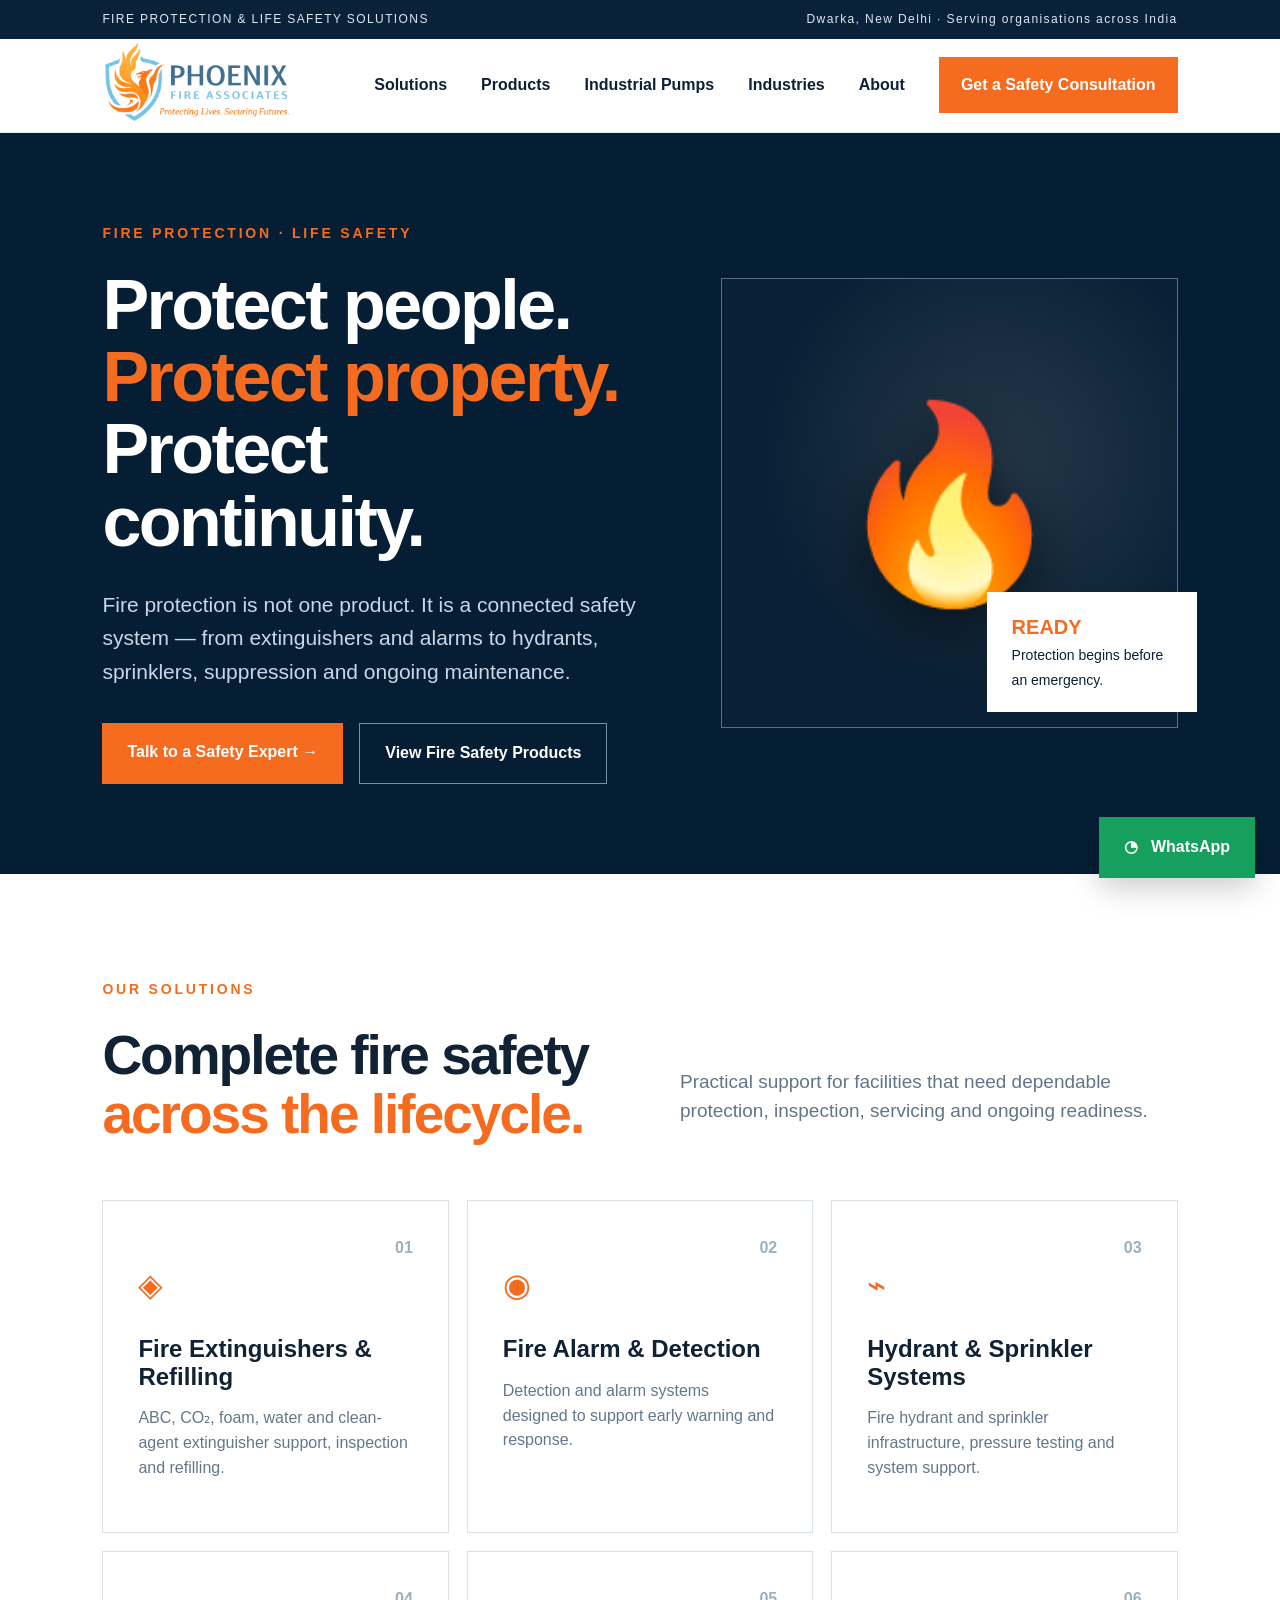
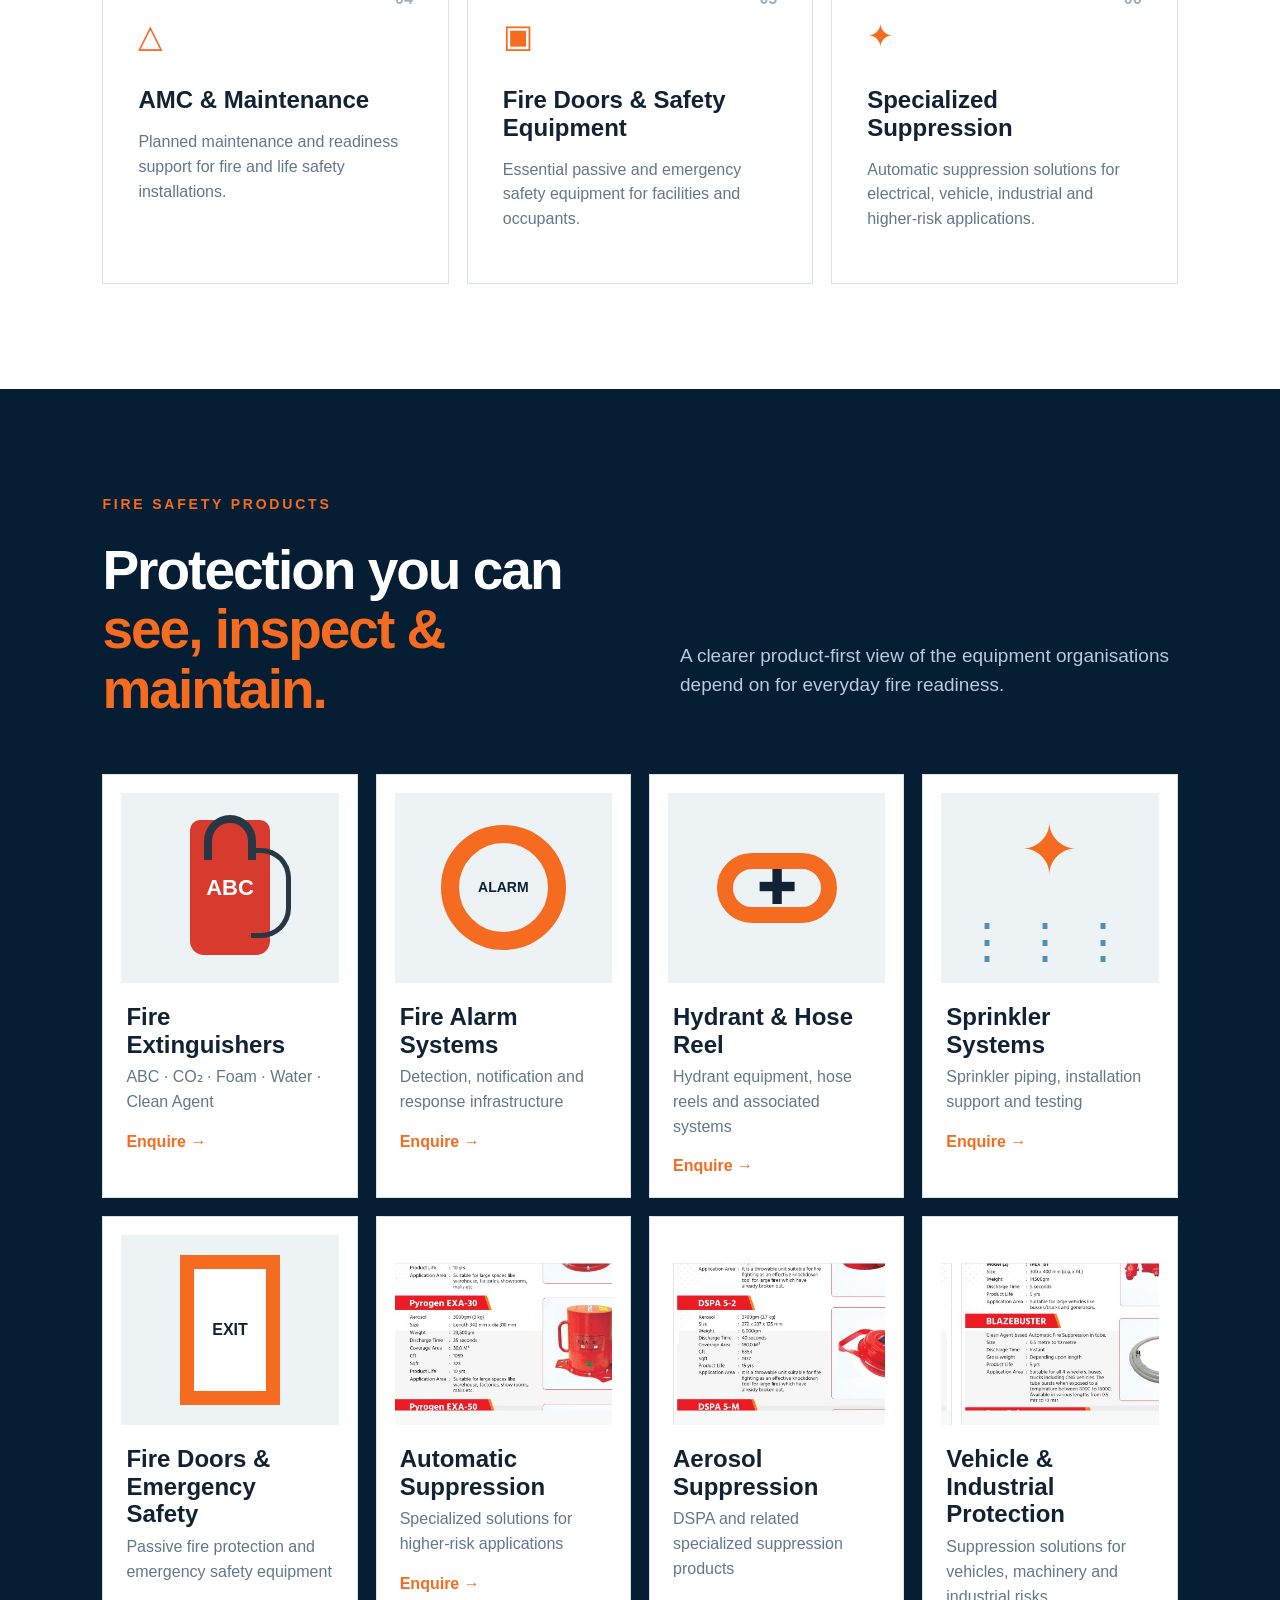
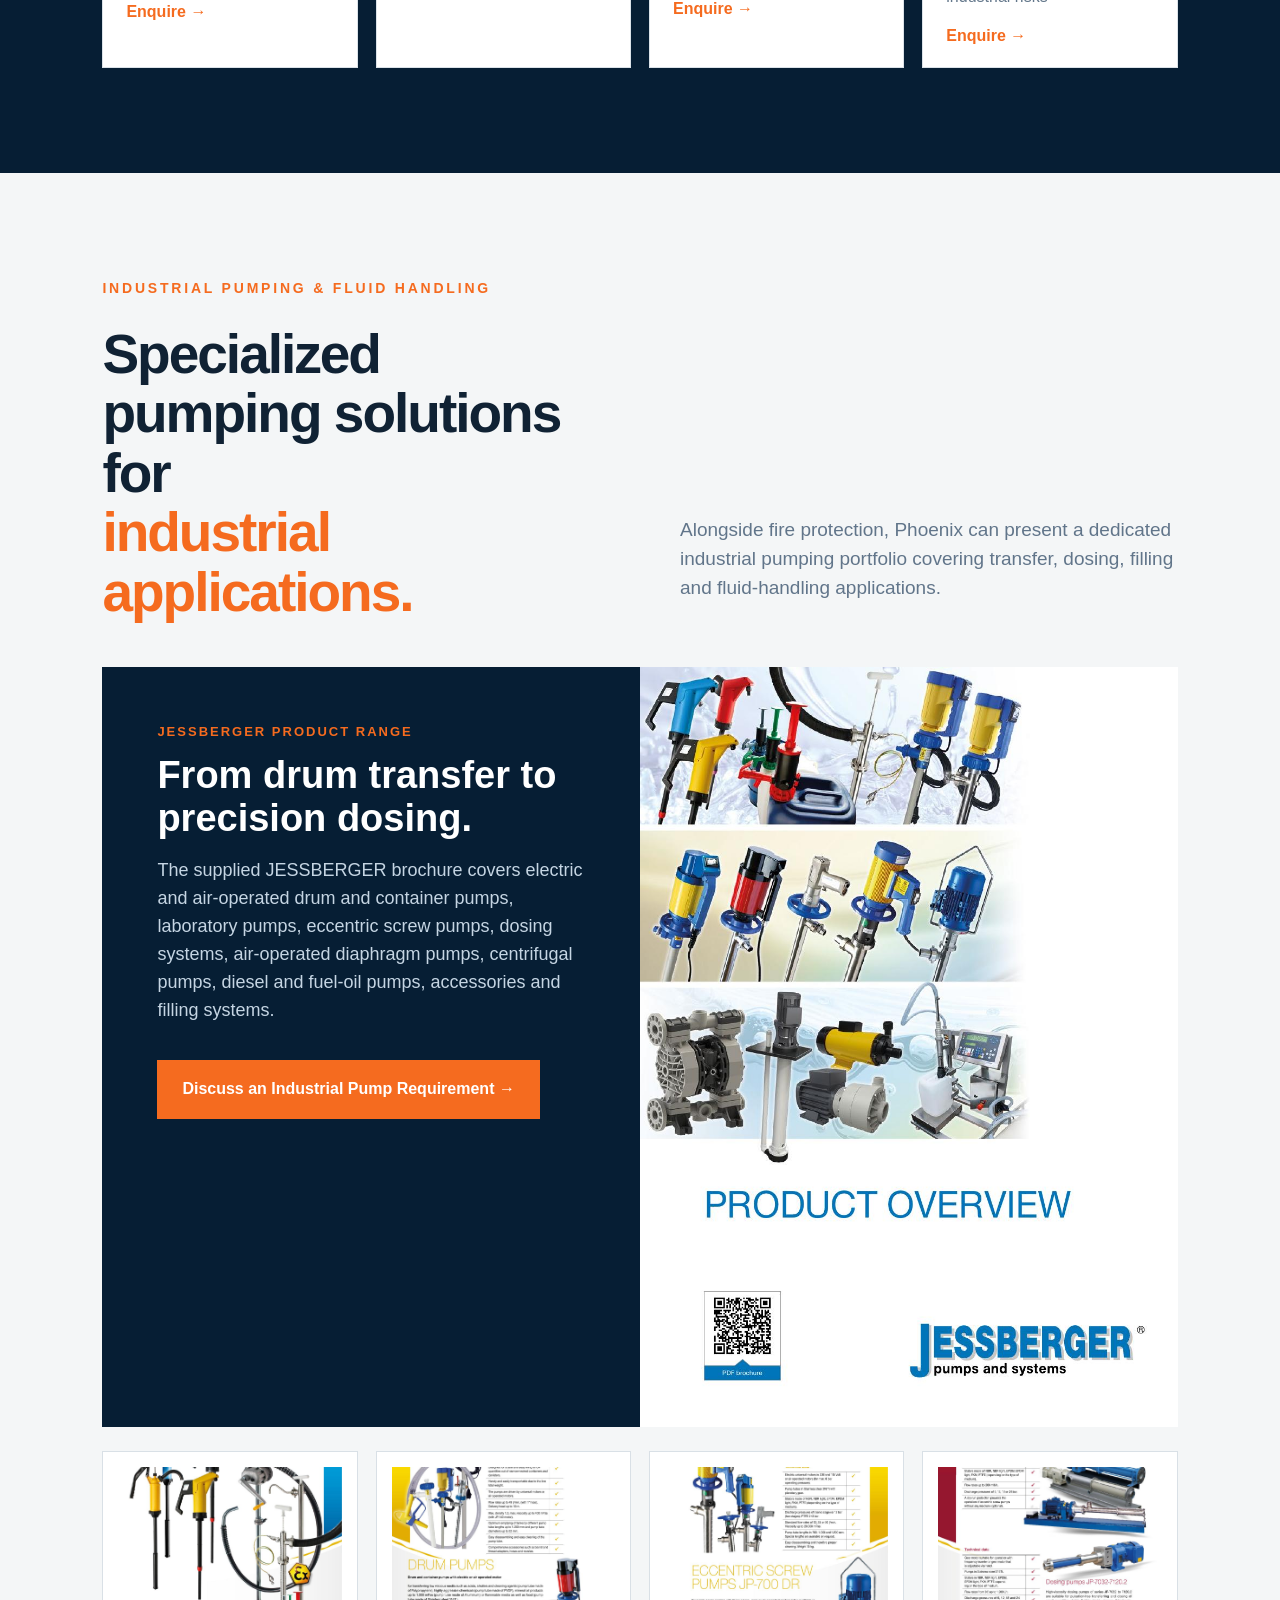
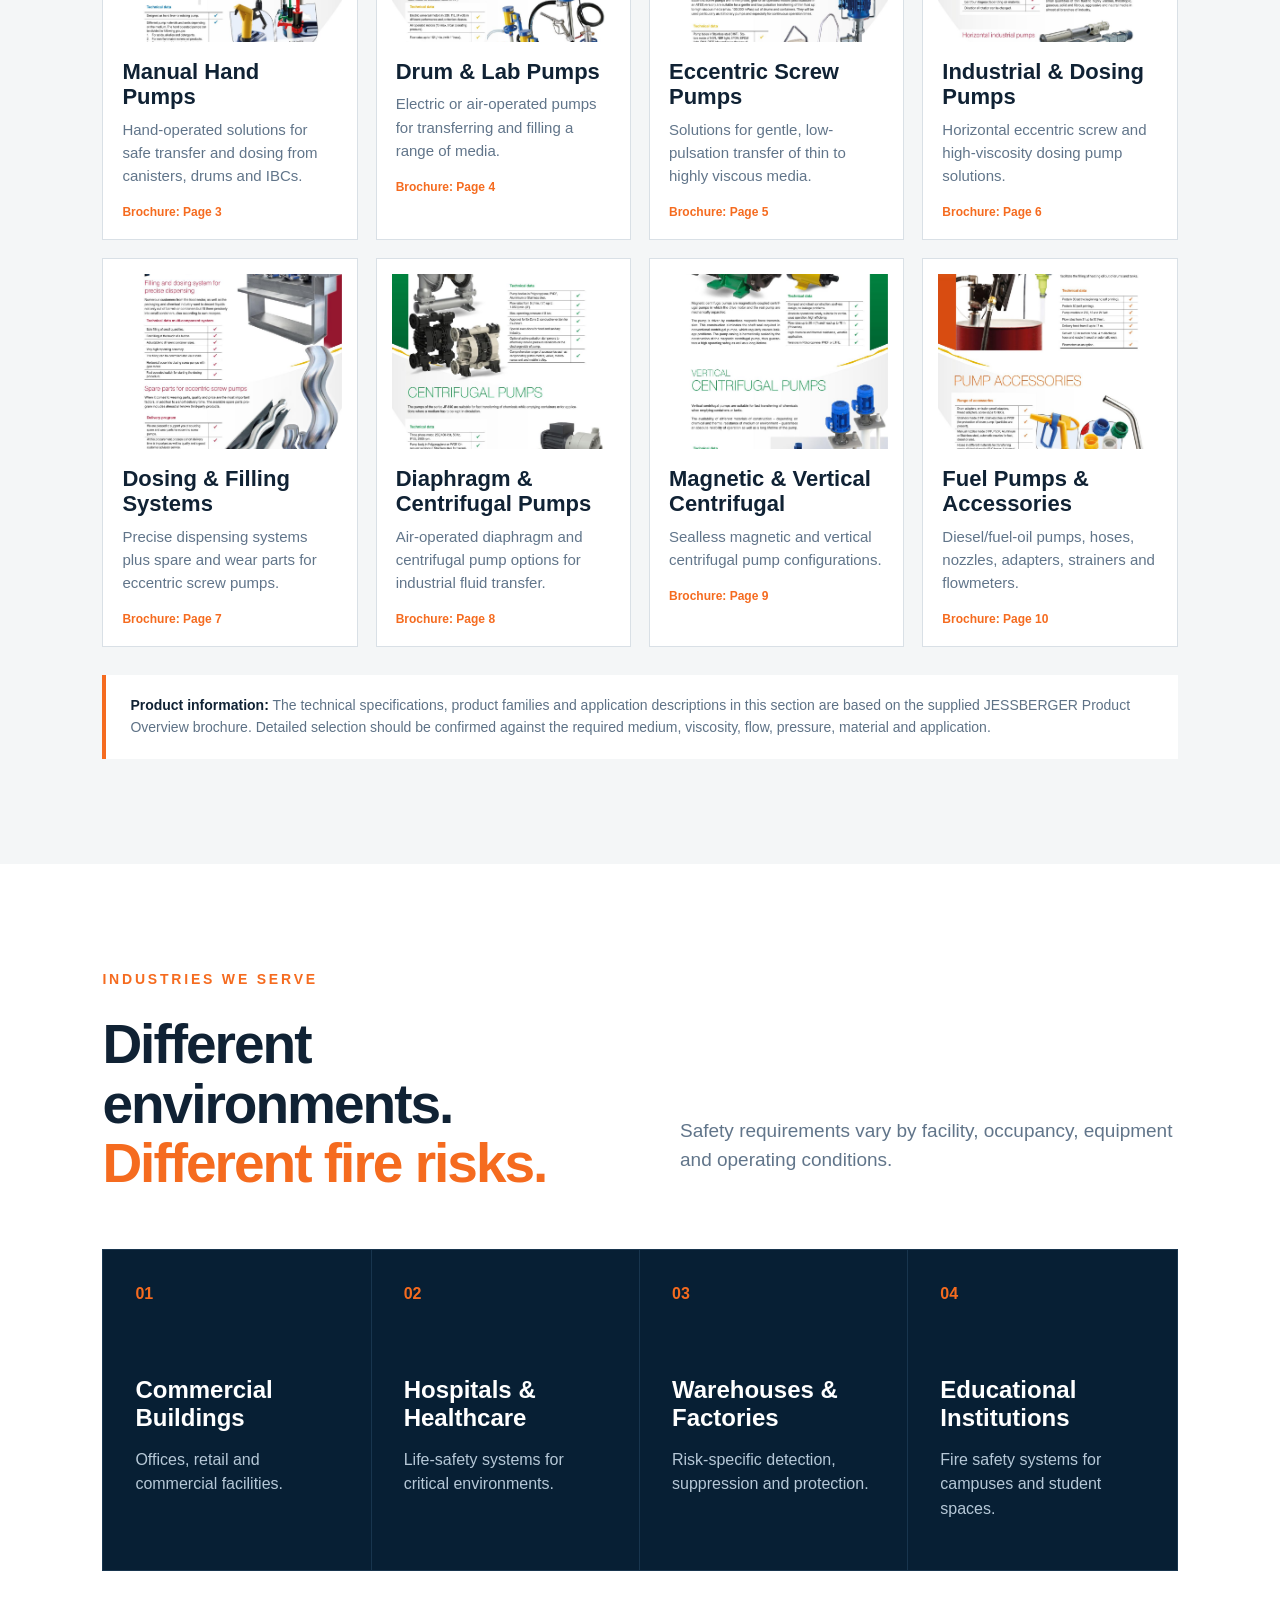
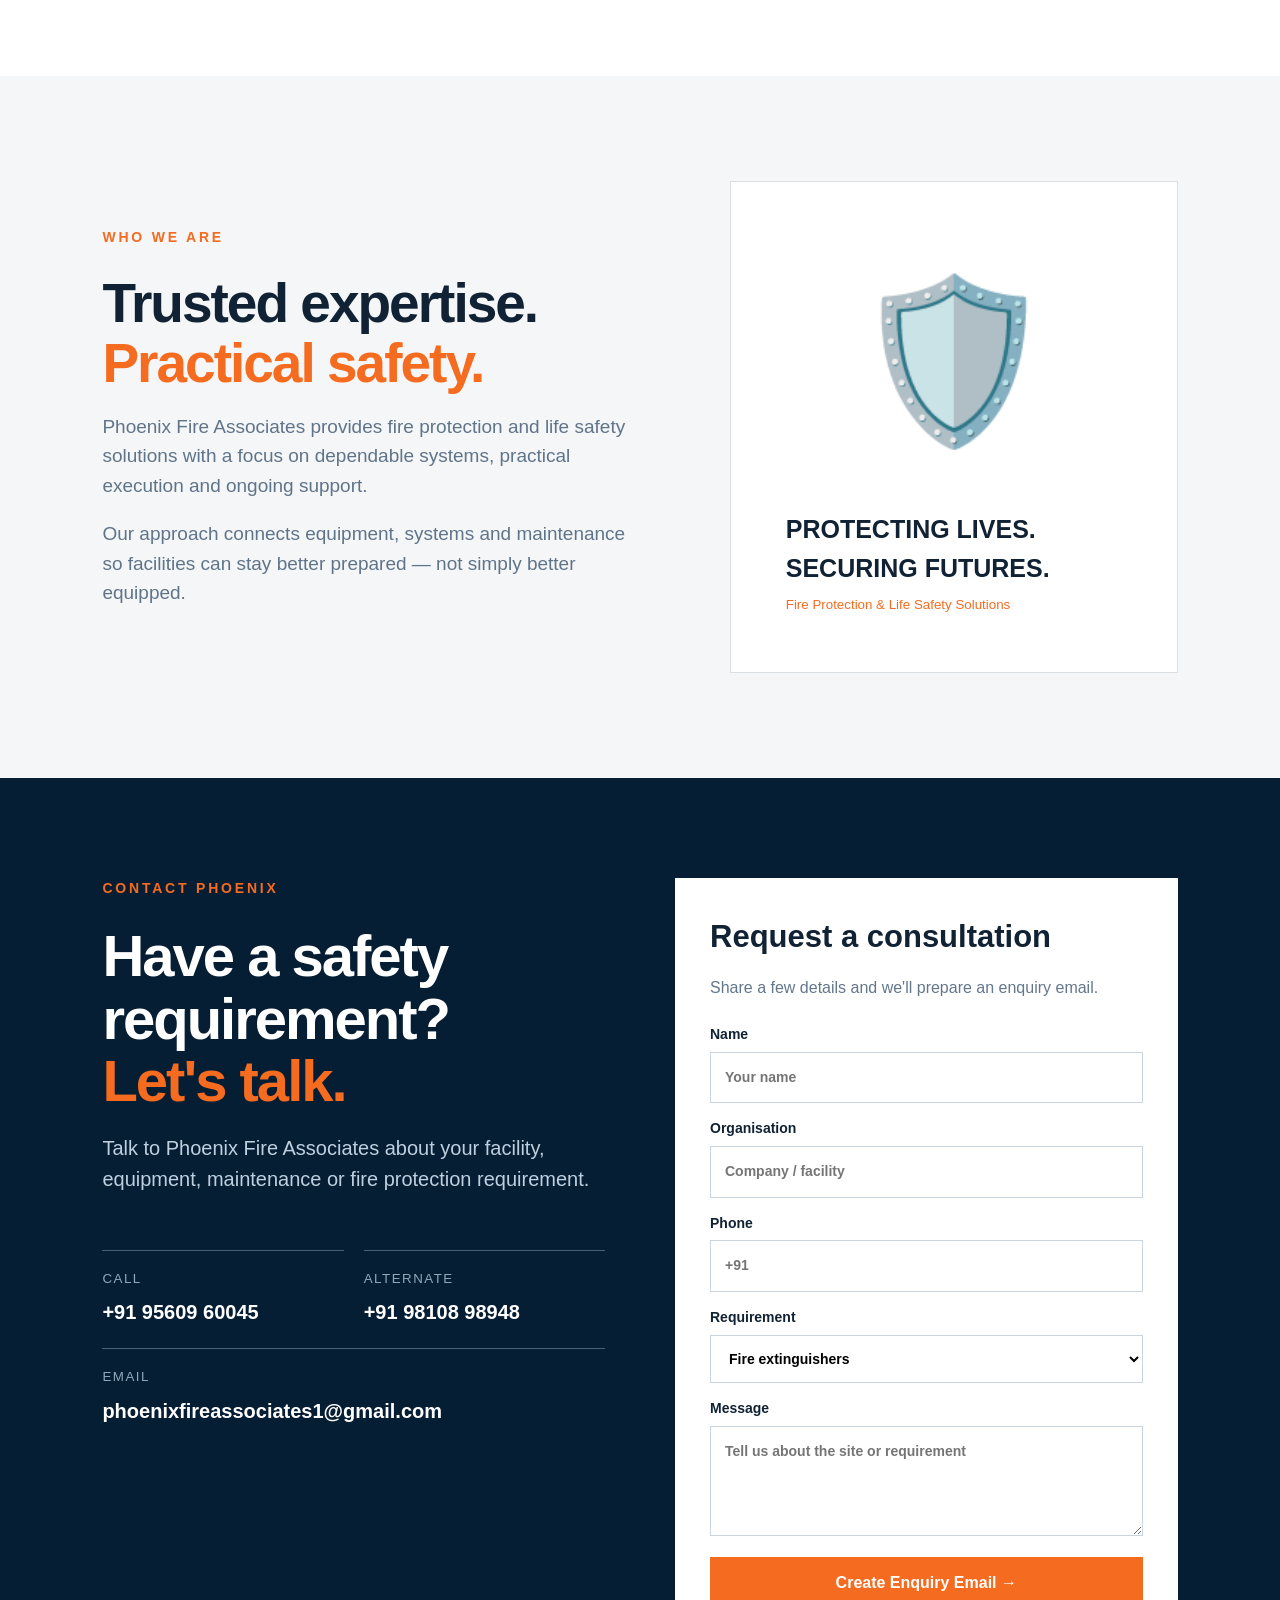
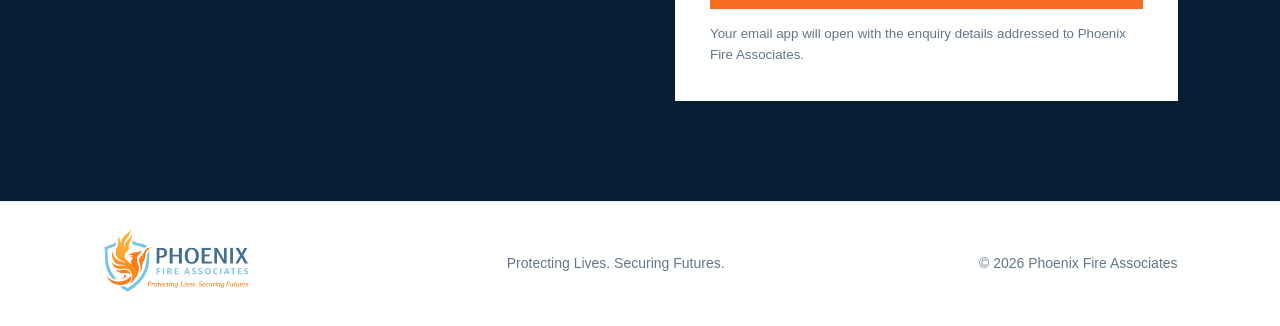
<file: index.html>
<!doctype html>
<html lang="en">
<head>
<meta charset="utf-8">
<meta name="viewport" content="width=device-width,initial-scale=1">
<title>Phoenix Fire Associates | Fire Protection & Life Safety Solutions</title>
<meta name="description" content="Phoenix Fire Associates provides fire protection and life safety solutions including extinguishers, maintenance, hydrant and sprinkler systems, fire alarms, specialized suppression and onsite support.">
<link rel="stylesheet" href="styles.css">
</head>
<body>
<div class="topbar">
  <div>FIRE PROTECTION & LIFE SAFETY SOLUTIONS</div>
  <div>Dwarka, New Delhi · Serving organisations across India</div>
</div>

<header class="header">
  <a class="brand" href="#home"><img src="assets/phoenix-logo.png" alt="Phoenix Fire Associates"></a>
  <button class="menu" aria-label="Open menu">☰</button>
  <nav>
    <a href="#solutions">Solutions</a>
    <a href="#products">Products</a>
    <a href="#industrial-pumps">Industrial Pumps</a>
    <a href="#industries">Industries</a>
    <a href="#about">About</a>
    <a class="nav-cta" href="#contact">Get a Safety Consultation</a>
  </nav>
</header>

<main id="home">
<section class="hero">
  <div class="hero-copy">
    <div class="eyebrow">FIRE PROTECTION · LIFE SAFETY</div>
    <h1>Protect people.<br><span>Protect property.</span><br>Protect continuity.</h1>
    <p>Fire protection is not one product. It is a connected safety system — from extinguishers and alarms to hydrants, sprinklers, suppression and ongoing maintenance.</p>
    <div class="buttons">
      <a class="btn primary" href="#contact">Talk to a Safety Expert →</a>
      <a class="btn secondary" href="#products">View Fire Safety Products</a>
    </div>
  </div>
  <div class="hero-visual">
    <div class="shield">🔥</div>
    <div class="hero-card"><strong>READY</strong><br><small>Protection begins before an emergency.</small></div>
  </div>
</section>

<section class="intro" id="solutions">
  <div class="section-tag">OUR SOLUTIONS</div>
  <div class="section-head">
    <h2>Complete fire safety<br><span>across the lifecycle.</span></h2>
    <p>Practical support for facilities that need dependable protection, inspection, servicing and ongoing readiness.</p>
  </div>
  <div class="solution-grid">
    <article><b>01</b><div class="icon">◈</div><h3>Fire Extinguishers & Refilling</h3><p>ABC, CO₂, foam, water and clean-agent extinguisher support, inspection and refilling.</p></article>
    <article><b>02</b><div class="icon">◉</div><h3>Fire Alarm & Detection</h3><p>Detection and alarm systems designed to support early warning and response.</p></article>
    <article><b>03</b><div class="icon">⌁</div><h3>Hydrant & Sprinkler Systems</h3><p>Fire hydrant and sprinkler infrastructure, pressure testing and system support.</p></article>
    <article><b>04</b><div class="icon">△</div><h3>AMC & Maintenance</h3><p>Planned maintenance and readiness support for fire and life safety installations.</p></article>
    <article><b>05</b><div class="icon">▣</div><h3>Fire Doors & Safety Equipment</h3><p>Essential passive and emergency safety equipment for facilities and occupants.</p></article>
    <article><b>06</b><div class="icon">✦</div><h3>Specialized Suppression</h3><p>Automatic suppression solutions for electrical, vehicle, industrial and higher-risk applications.</p></article>
  </div>
</section>

<section class="products" id="products">
  <div class="section-tag light">FIRE SAFETY PRODUCTS</div>
  <div class="section-head light-text">
    <h2>Protection you can<br><span>see, inspect & maintain.</span></h2>
    <p>A clearer product-first view of the equipment organisations depend on for everyday fire readiness.</p>
  </div>
  <div class="product-grid">
    <article class="product-card">
      <div class="product-art extinguisher"><div class="handle"></div><div class="body">ABC</div><div class="hose"></div></div>
      <h3>Fire Extinguishers</h3><p>ABC · CO₂ · Foam · Water · Clean Agent</p>
      <a href="#contact">Enquire →</a>
    </article>
    <article class="product-card">
      <div class="product-art alarm"><div class="alarm-ring">ALARM</div></div>
      <h3>Fire Alarm Systems</h3><p>Detection, notification and response infrastructure</p>
      <a href="#contact">Enquire →</a>
    </article>
    <article class="product-card">
      <div class="product-art hydrant"><div class="pipe"></div><div class="wheel">✚</div></div>
      <h3>Hydrant & Hose Reel</h3><p>Hydrant equipment, hose reels and associated systems</p>
      <a href="#contact">Enquire →</a>
    </article>
    <article class="product-card">
      <div class="product-art sprinkler"><div class="sprinkler-head">✦</div><div class="drops">⋮⋮⋮</div></div>
      <h3>Sprinkler Systems</h3><p>Sprinkler piping, installation support and testing</p>
      <a href="#contact">Enquire →</a>
    </article>
    <article class="product-card">
      <div class="product-art door"><div class="door-shape">EXIT</div></div>
      <h3>Fire Doors & Emergency Safety</h3><p>Passive fire protection and emergency safety equipment</p>
      <a href="#contact">Enquire →</a>
    </article>
    <article class="product-card photo">
      <img src="assets/specialized-products-1.jpg" alt="Specialized automatic fire suppression products">
      <h3>Automatic Suppression</h3><p>Specialized solutions for higher-risk applications</p>
      <a href="#contact">Enquire →</a>
    </article>
    <article class="product-card photo">
      <img src="assets/specialized-products-2.jpg" alt="DSPA aerosol fire suppression products">
      <h3>Aerosol Suppression</h3><p>DSPA and related specialized suppression products</p>
      <a href="#contact">Enquire →</a>
    </article>
    <article class="product-card photo">
      <img src="assets/specialized-products-3.jpg" alt="Vehicle and industrial fire suppression products">
      <h3>Vehicle & Industrial Protection</h3><p>Suppression solutions for vehicles, machinery and industrial risks</p>
      <a href="#contact">Enquire →</a>
    </article>
  </div>
</section>


<section class="industrial-pumps" id="industrial-pumps">
  <div class="section-tag">INDUSTRIAL PUMPING & FLUID HANDLING</div>
  <div class="section-head">
    <h2>Specialized pumping solutions for<br><span>industrial applications.</span></h2>
    <p>Alongside fire protection, Phoenix can present a dedicated industrial pumping portfolio covering transfer, dosing, filling and fluid-handling applications.</p>
  </div>

  <div class="pump-feature">
    <div class="pump-feature-copy">
      <div class="mini-label">JESSBERGER PRODUCT RANGE</div>
      <h3>From drum transfer to precision dosing.</h3>
      <p>The supplied JESSBERGER brochure covers electric and air-operated drum and container pumps, laboratory pumps, eccentric screw pumps, dosing systems, air-operated diaphragm pumps, centrifugal pumps, diesel and fuel-oil pumps, accessories and filling systems.</p>
      <a class="btn pump-btn" href="#contact">Discuss an Industrial Pump Requirement →</a>
    </div>
    <img src="assets/jessberger/cover.jpg" alt="JESSBERGER industrial pumps and systems product overview">
  </div>

  <div class="pump-grid">
    <article><img src="assets/jessberger/page-03.jpg" alt="Manual hand pumps"><h3>Manual Hand Pumps</h3><p>Hand-operated solutions for safe transfer and dosing from canisters, drums and IBCs.</p><small>Brochure: Page 3</small></article>
    <article><img src="assets/jessberger/page-04.jpg" alt="Drum pumps and laboratory pumps"><h3>Drum & Lab Pumps</h3><p>Electric or air-operated pumps for transferring and filling a range of media.</p><small>Brochure: Page 4</small></article>
    <article><img src="assets/jessberger/page-05.jpg" alt="Eccentric screw pumps"><h3>Eccentric Screw Pumps</h3><p>Solutions for gentle, low-pulsation transfer of thin to highly viscous media.</p><small>Brochure: Page 5</small></article>
    <article><img src="assets/jessberger/page-06.jpg" alt="Horizontal industrial pumps and dosing pumps"><h3>Industrial & Dosing Pumps</h3><p>Horizontal eccentric screw and high-viscosity dosing pump solutions.</p><small>Brochure: Page 6</small></article>
    <article><img src="assets/jessberger/page-07.jpg" alt="Dosing systems and spare parts"><h3>Dosing & Filling Systems</h3><p>Precise dispensing systems plus spare and wear parts for eccentric screw pumps.</p><small>Brochure: Page 7</small></article>
    <article><img src="assets/jessberger/page-08.jpg" alt="Air operated diaphragm pumps and centrifugal pumps"><h3>Diaphragm & Centrifugal Pumps</h3><p>Air-operated diaphragm and centrifugal pump options for industrial fluid transfer.</p><small>Brochure: Page 8</small></article>
    <article><img src="assets/jessberger/page-09.jpg" alt="Sealless magnetic and vertical centrifugal pumps"><h3>Magnetic & Vertical Centrifugal</h3><p>Sealless magnetic and vertical centrifugal pump configurations.</p><small>Brochure: Page 9</small></article>
    <article><img src="assets/jessberger/page-10.jpg" alt="Diesel fuel oil pumps and pump accessories"><h3>Fuel Pumps & Accessories</h3><p>Diesel/fuel-oil pumps, hoses, nozzles, adapters, strainers and flowmeters.</p><small>Brochure: Page 10</small></article>
  </div>

  <div class="pump-note">
    <strong>Product information:</strong> The technical specifications, product families and application descriptions in this section are based on the supplied JESSBERGER Product Overview brochure. Detailed selection should be confirmed against the required medium, viscosity, flow, pressure, material and application.
  </div>
</section>

<section class="industries" id="industries">
  <div class="section-tag">INDUSTRIES WE SERVE</div>
  <div class="section-head">
    <h2>Different environments.<br><span>Different fire risks.</span></h2>
    <p>Safety requirements vary by facility, occupancy, equipment and operating conditions.</p>
  </div>
  <div class="industry-grid">
    <div><strong>01</strong><h3>Commercial Buildings</h3><p>Offices, retail and commercial facilities.</p></div>
    <div><strong>02</strong><h3>Hospitals & Healthcare</h3><p>Life-safety systems for critical environments.</p></div>
    <div><strong>03</strong><h3>Warehouses & Factories</h3><p>Risk-specific detection, suppression and protection.</p></div>
    <div><strong>04</strong><h3>Educational Institutions</h3><p>Fire safety systems for campuses and student spaces.</p></div>
  </div>
</section>

<section class="about" id="about">
  <div class="about-copy">
    <div class="section-tag">WHO WE ARE</div>
    <h2>Trusted expertise.<br><span>Practical safety.</span></h2>
    <p>Phoenix Fire Associates provides fire protection and life safety solutions with a focus on dependable systems, practical execution and ongoing support.</p>
    <p>Our approach connects equipment, systems and maintenance so facilities can stay better prepared — not simply better equipped.</p>
  </div>
  <div class="about-panel">
    <div class="big-shield">🛡️</div>
    <h3>PROTECTING LIVES.<br>SECURING FUTURES.</h3>
    <small>Fire Protection & Life Safety Solutions</small>
  </div>
</section>

<section class="contact" id="contact">
  <div class="contact-copy">
    <div class="section-tag light">CONTACT PHOENIX</div>
    <h2>Have a safety requirement?<br><span>Let's talk.</span></h2>
    <p>Talk to Phoenix Fire Associates about your facility, equipment, maintenance or fire protection requirement.</p>
    <div class="contact-details">
      <div><small>CALL</small><strong>+91 95609 60045</strong></div>
      <div><small>ALTERNATE</small><strong>+91 98108 98948</strong></div>
      <div><small>EMAIL</small><strong>phoenixfireassociates1@gmail.com</strong></div>
    </div>
  </div>
  <form onsubmit="sendEnquiry(event)">
    <h3>Request a consultation</h3>
    <p>Share a few details and we'll prepare an enquiry email.</p>
    <label>Name<input id="name" required placeholder="Your name"></label>
    <label>Organisation<input id="org" placeholder="Company / facility"></label>
    <label>Phone<input id="phone" placeholder="+91"></label>
    <label>Requirement<select id="req"><option>Fire extinguishers</option><option>Fire alarm system</option><option>Hydrant / sprinkler</option><option>AMC & maintenance</option><option>Specialized suppression</option><option>Other fire safety requirement</option></select></label>
    <label>Message<textarea id="message" placeholder="Tell us about the site or requirement"></textarea></label>
    <button class="btn primary" type="submit">Create Enquiry Email →</button>
    <small>Your email app will open with the enquiry details addressed to Phoenix Fire Associates.</small>
  </form>
</section>
</main>

<a class="whatsapp" href="https://wa.me/919560960045" target="_blank" rel="noopener">◔ &nbsp; WhatsApp</a>

<footer>
  <div><img src="assets/phoenix-logo.png" alt="Phoenix Fire Associates"></div>
  <div>Protecting Lives. Securing Futures.</div>
  <div>© 2026 Phoenix Fire Associates</div>
</footer>
<script src="script.js"></script>
</body>
</html>
</file>
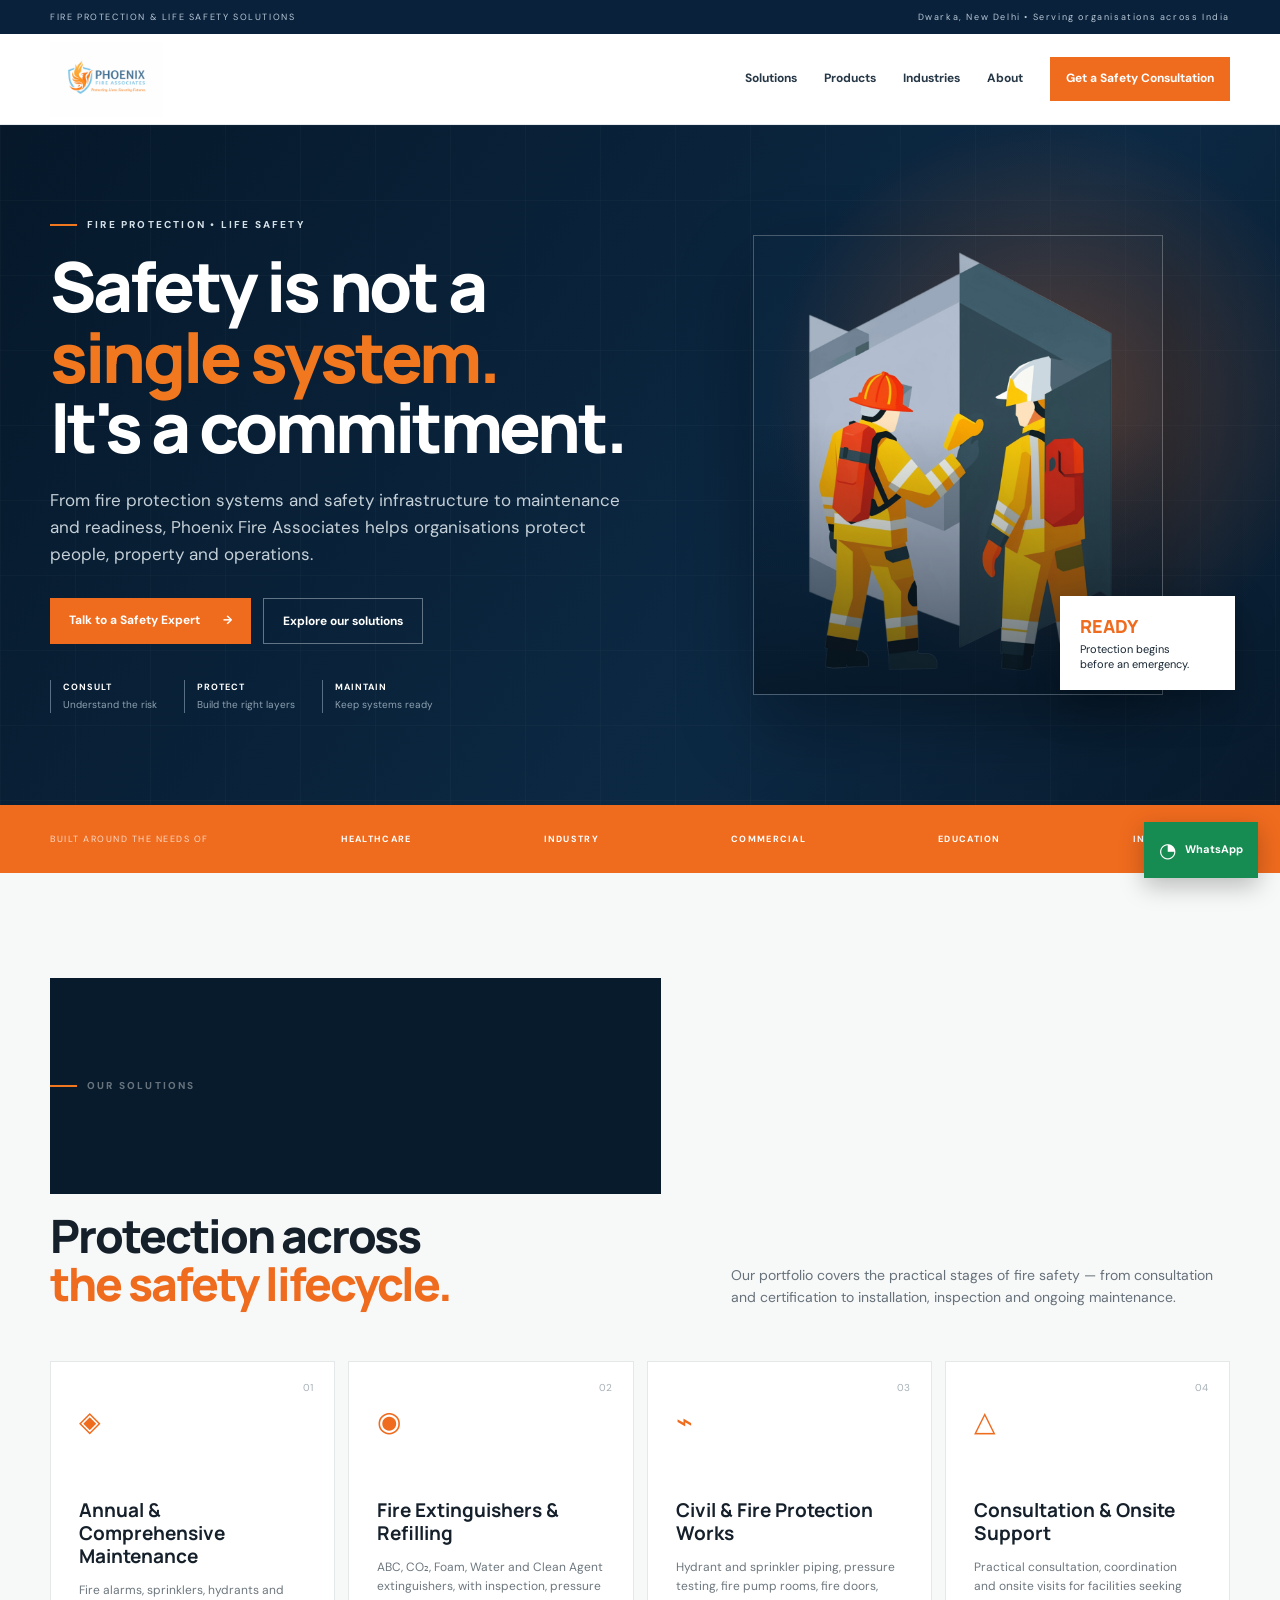
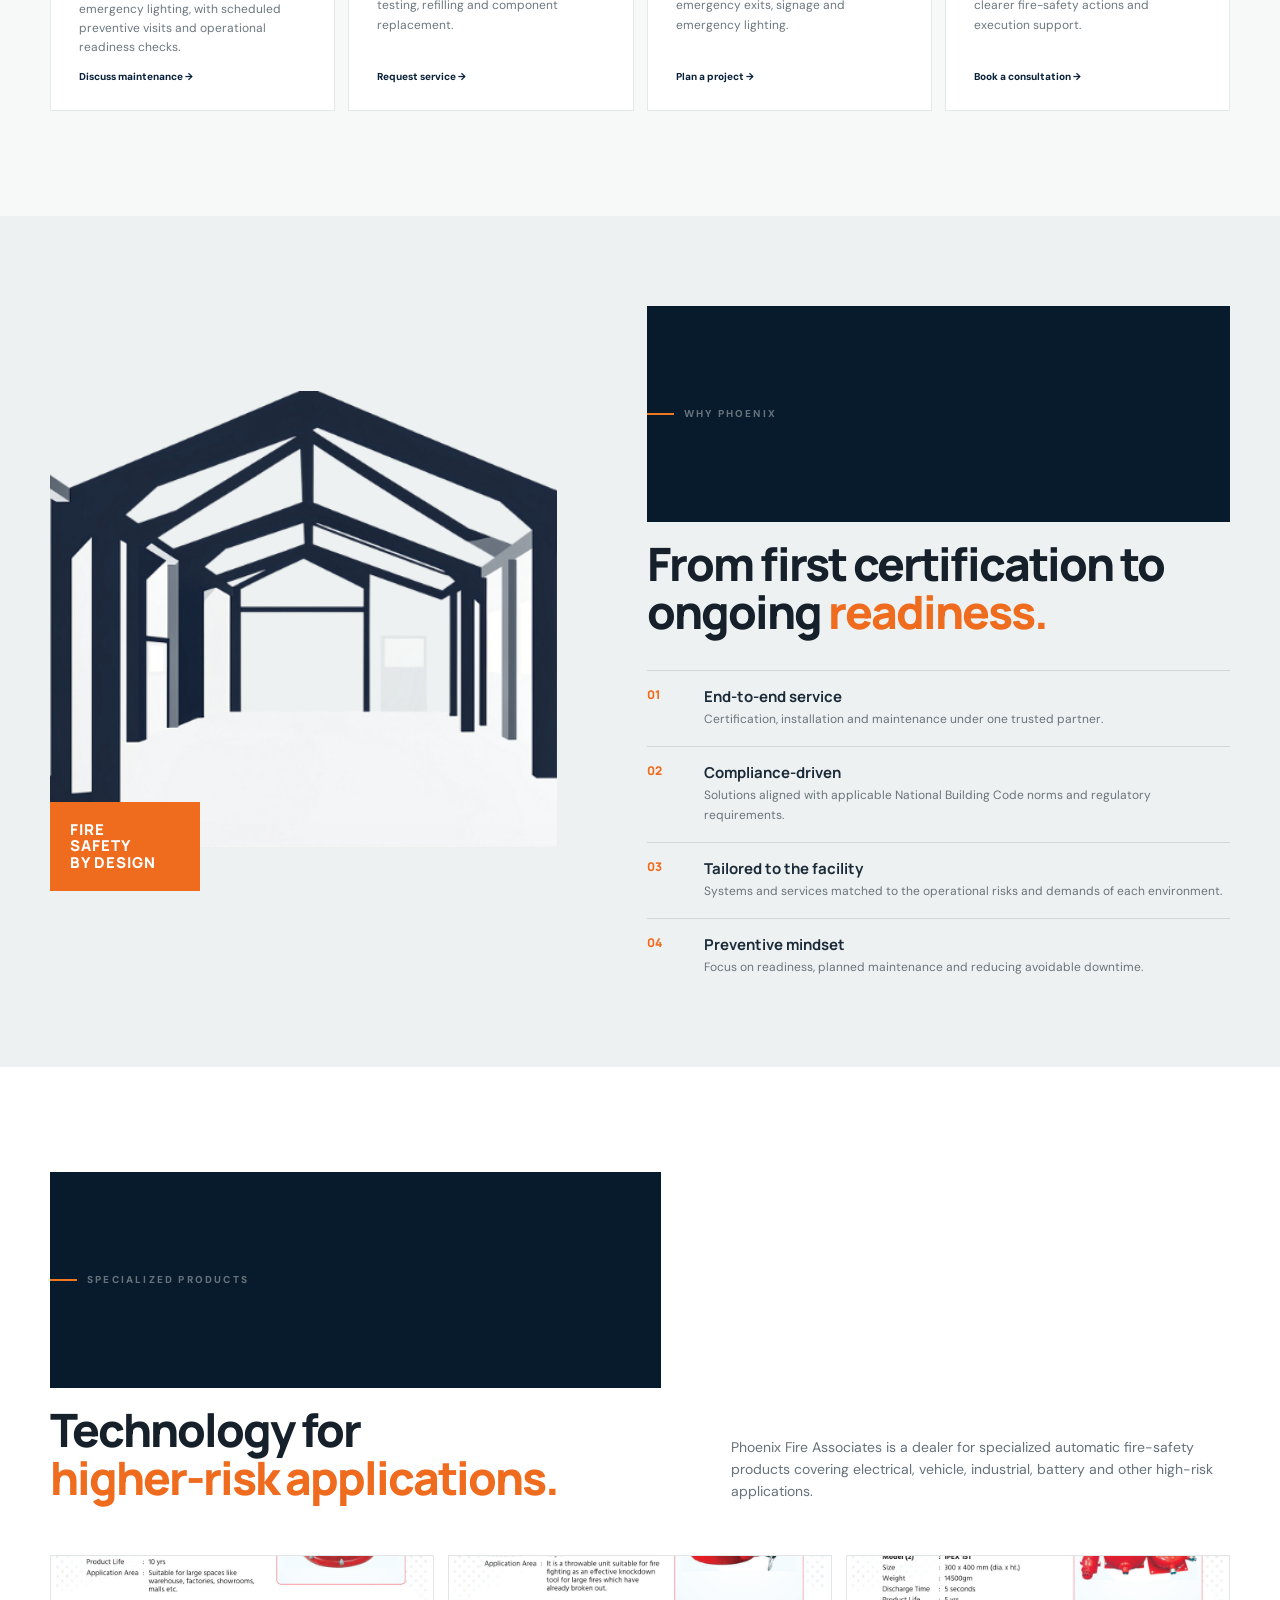
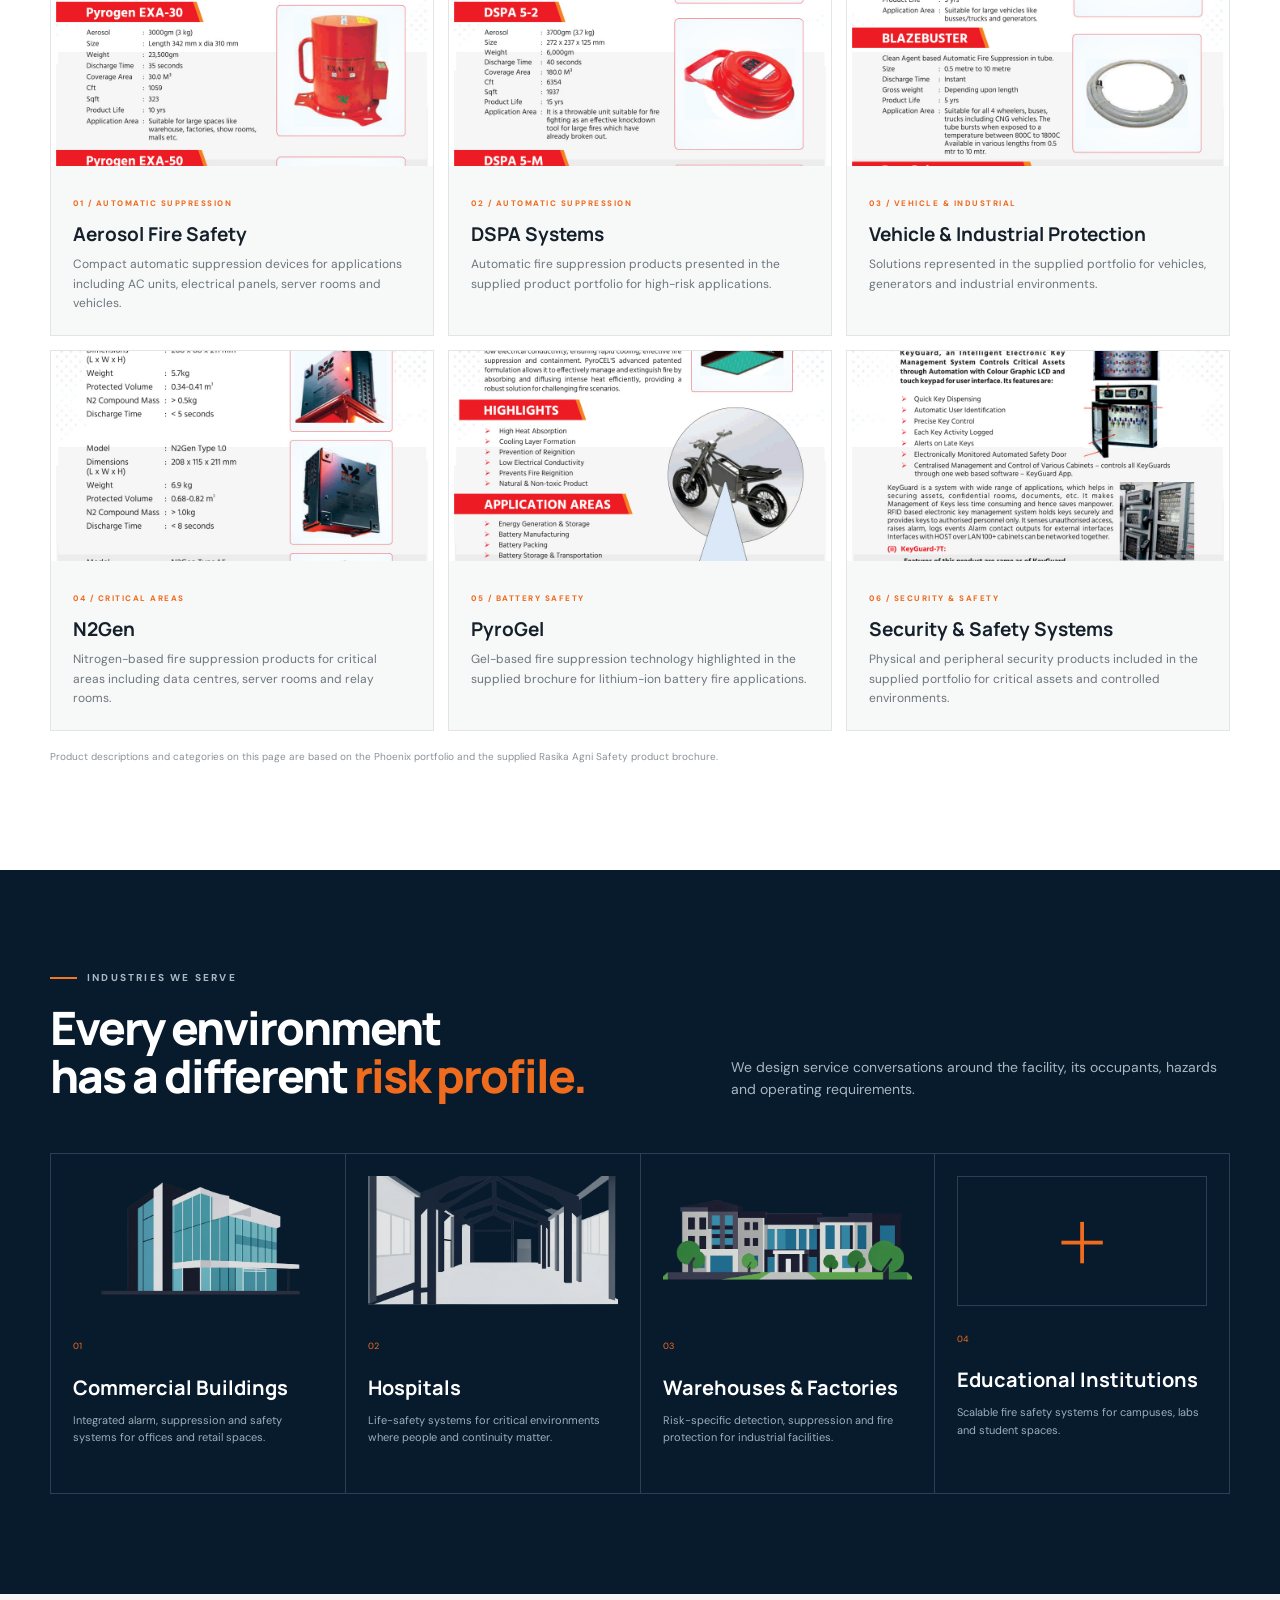
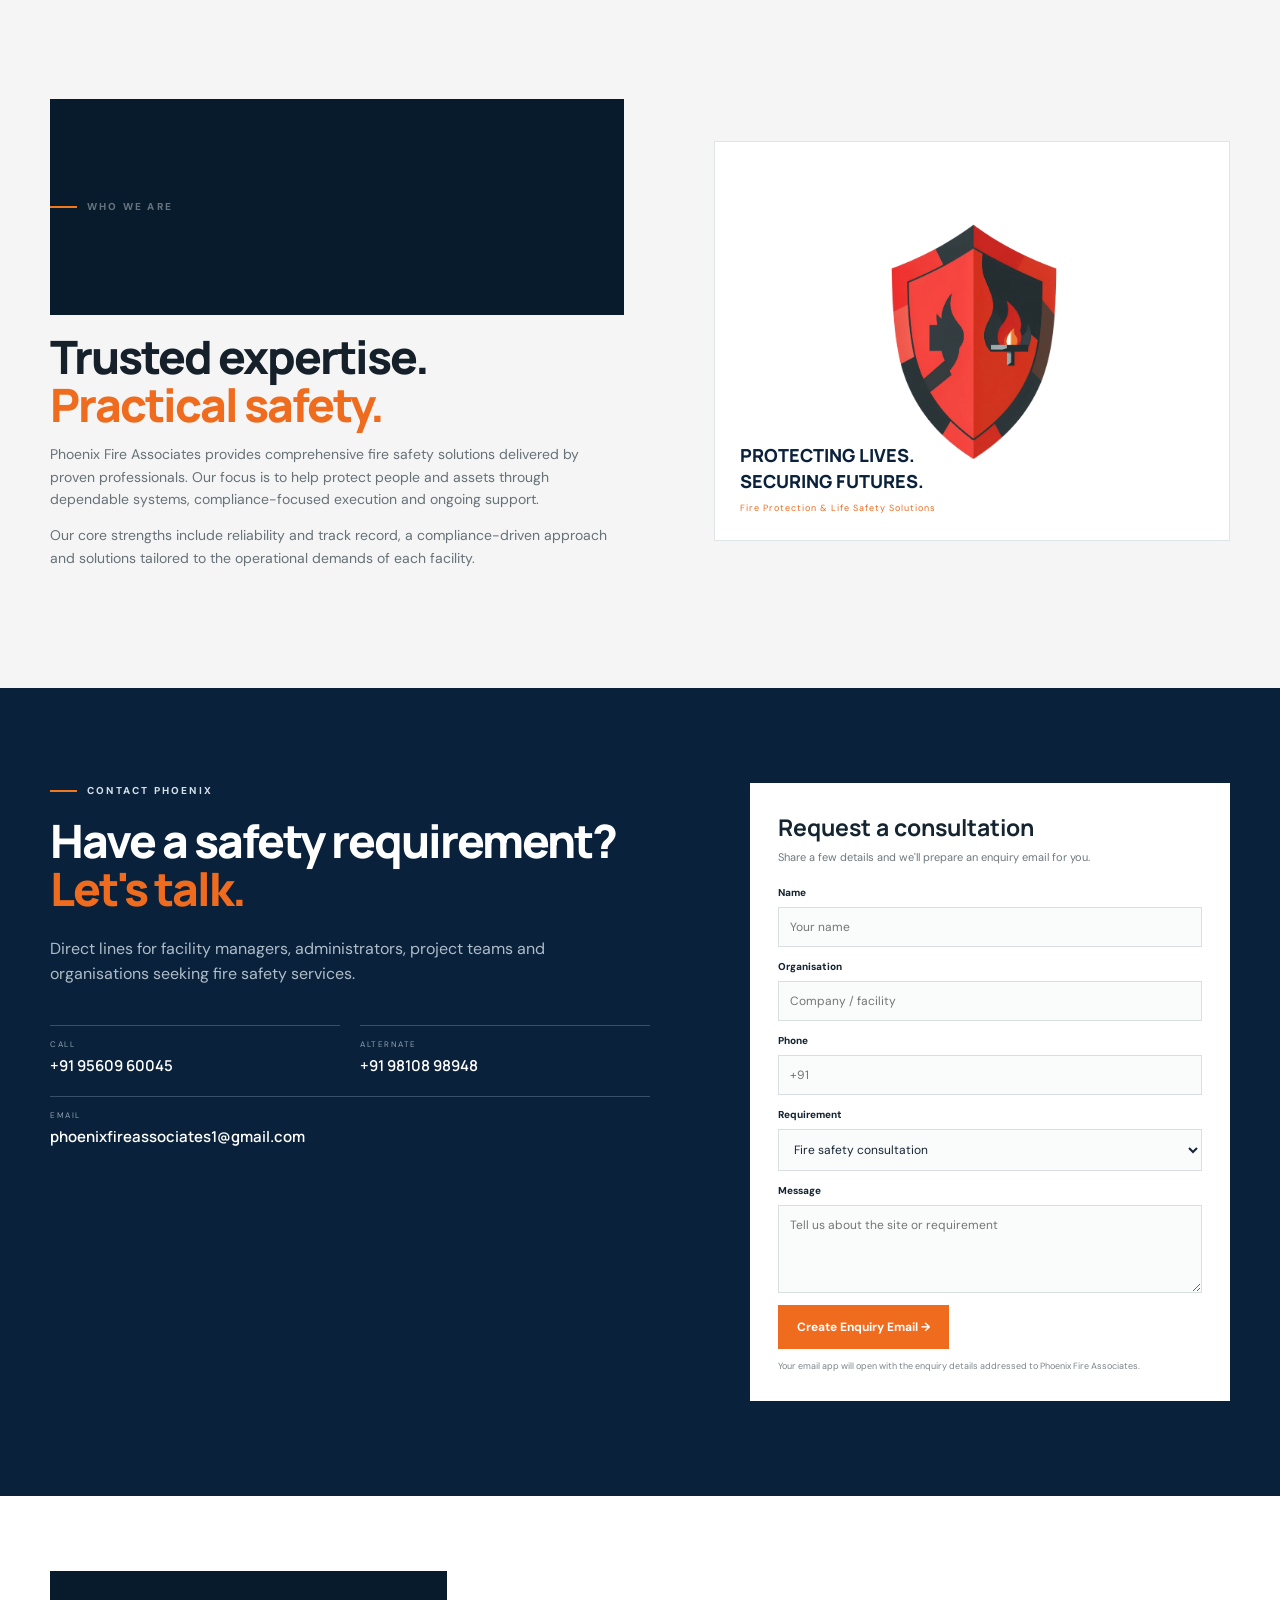
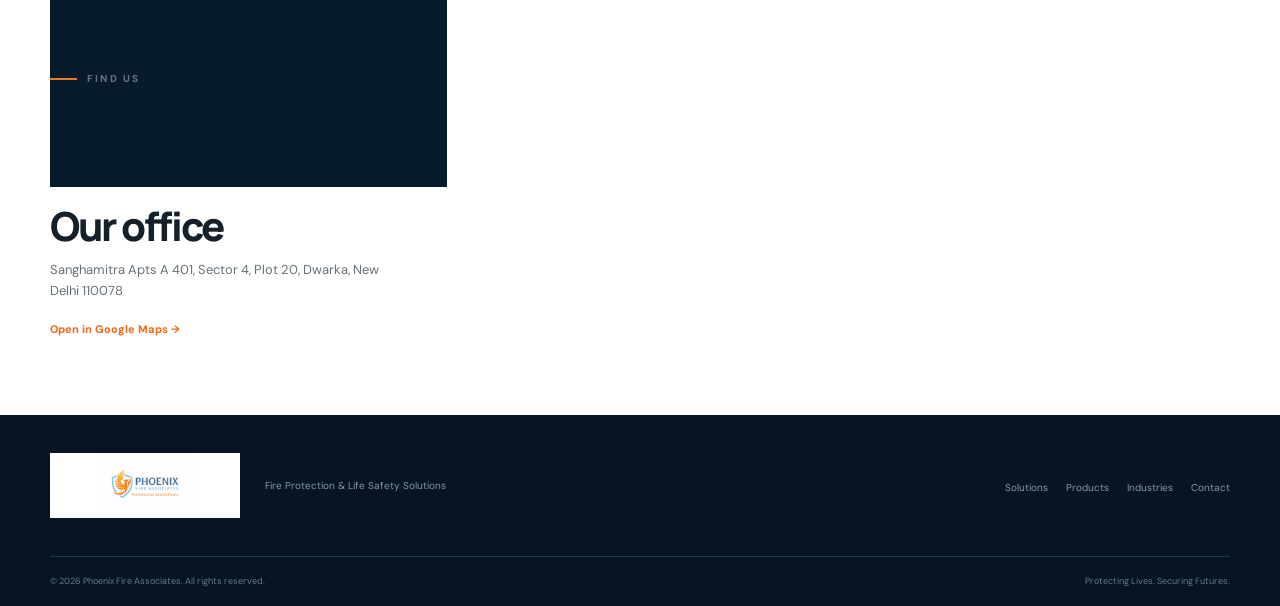
<file: Phoenix_Fire_Associates_Website_V2/index.html>
<!DOCTYPE html>
<html lang="en">
<head>
<meta charset="UTF-8">
<meta name="viewport" content="width=device-width, initial-scale=1.0">
<meta name="description" content="Phoenix Fire Associates — Fire Protection & Life Safety Solutions. Consultation, certification, installation, AMC, fire safety audits, extinguishers, suppression and safety infrastructure.">
<meta name="theme-color" content="#0b2440">
<title>Phoenix Fire Associates | Protecting Lives. Securing Futures.</title>
<link rel="preconnect" href="https://fonts.googleapis.com">
<link rel="preconnect" href="https://fonts.gstatic.com" crossorigin>
<link href="https://fonts.googleapis.com/css2?family=DM+Sans:wght@400;500;600;700&family=Manrope:wght@600;700;800&display=swap" rel="stylesheet">
<link rel="stylesheet" href="styles.css">
</head>
<body>
<div class="topbar"><div class="container topbar-in"><span>FIRE PROTECTION & LIFE SAFETY SOLUTIONS</span><span>Dwarka, New Delhi • Serving organisations across India</span></div></div>

<header class="header">
  <div class="container nav-wrap">
    <a class="logo" href="#home"><img src="assets/phoenix-logo.jpg" alt="Phoenix Fire Associates — Protecting Lives. Securing Futures."></a>
    <button class="menu" aria-label="Open navigation">☰</button>
    <nav>
      <a href="#solutions">Solutions</a><a href="#products">Products</a><a href="#industries">Industries</a>
      <a href="#about">About</a><a href="#contact" class="nav-btn">Get a Safety Consultation</a>
    </nav>
  </div>
</header>

<main id="home">
<section class="hero">
  <div class="hero-bg"></div>
  <div class="container hero-grid">
    <div class="hero-copy">
      <div class="kicker"><i></i> FIRE PROTECTION • LIFE SAFETY</div>
      <h1>Safety is not a<br><span>single system.</span><br>It's a commitment.</h1>
      <p>From fire protection systems and safety infrastructure to maintenance and readiness, Phoenix Fire Associates helps organisations protect people, property and operations.</p>
      <div class="actions">
        <a class="btn primary" href="#contact">Talk to a Safety Expert <b>→</b></a>
        <a class="btn secondary" href="#solutions">Explore our solutions</a>
      </div>
      <div class="hero-notes"><span><b>CONSULT</b> Understand the risk</span><span><b>PROTECT</b> Build the right layers</span><span><b>MAINTAIN</b> Keep systems ready</span></div>
    </div>
    <div class="hero-art">
      <div class="art-frame"><img src="assets/hero-fire-team.png" alt="Fire safety professionals"></div>
      <div class="art-badge"><strong>READY</strong><span>Protection begins<br>before an emergency.</span></div>
    </div>
  </div>
</section>

<section class="trust"><div class="container trust-in"><span>BUILT AROUND THE NEEDS OF</span><b>HEALTHCARE</b><b>INDUSTRY</b><b>COMMERCIAL</b><b>EDUCATION</b><b>INFRASTRUCTURE</b></div></section>

<section class="section" id="solutions">
<div class="container">
  <div class="section-intro"><div><div class="kicker dark"><i></i> OUR SOLUTIONS</div><h2>Protection across<br><em>the safety lifecycle.</em></h2></div><p>Our portfolio covers the practical stages of fire safety — from consultation and certification to installation, inspection and ongoing maintenance.</p></div>
  <div class="solution-grid">
    <article><span class="count">01</span><div class="symbol">◈</div><h3>Annual & Comprehensive Maintenance</h3><p>Fire alarms, sprinklers, hydrants and emergency lighting, with scheduled preventive visits and operational readiness checks.</p><a href="#contact">Discuss maintenance →</a></article>
    <article><span class="count">02</span><div class="symbol">◉</div><h3>Fire Extinguishers & Refilling</h3><p>ABC, CO₂, Foam, Water and Clean Agent extinguishers, with inspection, pressure testing, refilling and component replacement.</p><a href="#contact">Request service →</a></article>
    <article><span class="count">03</span><div class="symbol">⌁</div><h3>Civil & Fire Protection Works</h3><p>Hydrant and sprinkler piping, pressure testing, fire pump rooms, fire doors, emergency exits, signage and emergency lighting.</p><a href="#contact">Plan a project →</a></article>
    <article><span class="count">04</span><div class="symbol">△</div><h3>Consultation & Onsite Support</h3><p>Practical consultation, coordination and onsite visits for facilities seeking clearer fire-safety actions and execution support.</p><a href="#contact">Book a consultation →</a></article>
  </div>
</div>
</section>

<section class="feature">
<div class="container feature-grid">
  <div class="feature-image"><img src="assets/industrial-facility.png" alt="Industrial facility safety environment"><div class="corner">FIRE<br>SAFETY<br>BY DESIGN</div></div>
  <div class="feature-copy"><div class="kicker dark"><i></i> WHY PHOENIX</div><h2>From first certification to ongoing <em>readiness.</em></h2>
  <div class="points"><div><b>01</b><span><strong>End-to-end service</strong> Certification, installation and maintenance under one trusted partner.</span></div>
  <div><b>02</b><span><strong>Compliance-driven</strong> Solutions aligned with applicable National Building Code norms and regulatory requirements.</span></div>
  <div><b>03</b><span><strong>Tailored to the facility</strong> Systems and services matched to the operational risks and demands of each environment.</span></div>
  <div><b>04</b><span><strong>Preventive mindset</strong> Focus on readiness, planned maintenance and reducing avoidable downtime.</span></div></div>
  </div>
</div>
</section>

<section class="section products" id="products">
<div class="container">
  <div class="section-intro"><div><div class="kicker dark"><i></i> SPECIALIZED PRODUCTS</div><h2>Technology for<br><em>higher-risk applications.</em></h2></div><p>Phoenix Fire Associates is a dealer for specialized automatic fire-safety products covering electrical, vehicle, industrial, battery and other high-risk applications.</p></div>
  <div class="product-grid">
    <article><img src="assets/specialized-suppression.jpg" alt="Aerosol-based automatic fire safety products"><div><small>01 / AUTOMATIC SUPPRESSION</small><h3>Aerosol Fire Safety</h3><p>Compact automatic suppression devices for applications including AC units, electrical panels, server rooms and vehicles.</p></div></article>
    <article><img src="assets/dspa-aerosol.jpg" alt="DSPA aerosol fire suppression devices"><div><small>02 / AUTOMATIC SUPPRESSION</small><h3>DSPA Systems</h3><p>Automatic fire suppression products presented in the supplied product portfolio for high-risk applications.</p></div></article>
    <article><img src="assets/vehicle-suppression.jpg" alt="Vehicle and industrial suppression products"><div><small>03 / VEHICLE & INDUSTRIAL</small><h3>Vehicle & Industrial Protection</h3><p>Solutions represented in the supplied portfolio for vehicles, generators and industrial environments.</p></div></article>
    <article><img src="assets/n2gen-systems.jpg" alt="N2Gen nitrogen based fire suppression systems"><div><small>04 / CRITICAL AREAS</small><h3>N2Gen</h3><p>Nitrogen-based fire suppression products for critical areas including data centres, server rooms and relay rooms.</p></div></article>
    <article><img src="assets/pyrogel.jpg" alt="PyroGel fire suppression technology"><div><small>05 / BATTERY SAFETY</small><h3>PyroGel</h3><p>Gel-based fire suppression technology highlighted in the supplied brochure for lithium-ion battery fire applications.</p></div></article>
    <article><img src="assets/security-systems.jpg" alt="Physical and peripheral security systems"><div><small>06 / SECURITY & SAFETY</small><h3>Security & Safety Systems</h3><p>Physical and peripheral security products included in the supplied portfolio for critical assets and controlled environments.</p></div></article>
  </div>
  <div class="source-note">Product descriptions and categories on this page are based on the Phoenix portfolio and the supplied Rasika Agni Safety product brochure.</div>
</div>
</section>

<section class="dark" id="industries">
<div class="container">
  <div class="section-intro light"><div><div class="kicker"><i></i> INDUSTRIES WE SERVE</div><h2>Every environment<br>has a different <em>risk profile.</em></h2></div><p>We design service conversations around the facility, its occupants, hazards and operating requirements.</p></div>
  <div class="industry-grid">
    <div class="industry"><img src="assets/building.png" alt=""><span>01</span><h3>Commercial Buildings</h3><p>Integrated alarm, suppression and safety systems for offices and retail spaces.</p></div>
    <div class="industry"><img src="assets/industrial-facility.png" alt=""><span>02</span><h3>Hospitals</h3><p>Life-safety systems for critical environments where people and continuity matter.</p></div>
    <div class="industry"><img src="assets/commercial-facility.png" alt=""><span>03</span><h3>Warehouses & Factories</h3><p>Risk-specific detection, suppression and fire protection for industrial facilities.</p></div>
    <div class="industry"><div class="industry-icon">+</div><span>04</span><h3>Educational Institutions</h3><p>Scalable fire safety systems for campuses, labs and student spaces.</p></div>
  </div>
</div>
</section>

<section class="section about" id="about">
<div class="container about-grid">
  <div><div class="kicker dark"><i></i> WHO WE ARE</div><h2>Trusted expertise.<br><em>Practical safety.</em></h2><p>Phoenix Fire Associates provides comprehensive fire safety solutions delivered by proven professionals. Our focus is to help protect people and assets through dependable systems, compliance-focused execution and ongoing support.</p><p>Our core strengths include reliability and track record, a compliance-driven approach and solutions tailored to the operational demands of each facility.</p></div>
  <div class="about-card"><img src="assets/safety-shield.png" alt="Fire safety shield"><div><strong>PROTECTING LIVES.<br>SECURING FUTURES.</strong><span>Fire Protection & Life Safety Solutions</span></div></div>
</div>
</section>

<section class="contact" id="contact">
<div class="container contact-grid">
  <div class="contact-copy"><div class="kicker"><i></i> CONTACT PHOENIX</div><h2>Have a safety requirement?<br><em>Let's talk.</em></h2><p>Direct lines for facility managers, administrators, project teams and organisations seeking fire safety services.</p>
  <div class="contact-lines"><a href="tel:+919560960045"><small>CALL</small><strong>+91 95609 60045</strong></a><a href="tel:+919810898948"><small>ALTERNATE</small><strong>+91 98108 98948</strong></a><a href="mailto:phoenixfireassociates1@gmail.com"><small>EMAIL</small><strong>phoenixfireassociates1@gmail.com</strong></a></div></div>
  <form id="enquiryForm">
    <h3>Request a consultation</h3><p>Share a few details and we'll prepare an enquiry email for you.</p>
    <label>Name<input name="name" required placeholder="Your name"></label>
    <label>Organisation<input name="organisation" placeholder="Company / facility"></label>
    <label>Phone<input name="phone" required placeholder="+91"></label>
    <label>Requirement<select name="requirement"><option>Fire safety consultation</option><option>AMC & maintenance</option><option>Fire extinguishers & refilling</option><option>Fire protection works</option><option>Specialized suppression products</option><option>Other</option></select></label>
    <label>Message<textarea name="message" rows="4" placeholder="Tell us about the site or requirement"></textarea></label>
    <button class="btn primary" type="submit">Create Enquiry Email →</button>
    <small class="form-note">Your email app will open with the enquiry details addressed to Phoenix Fire Associates.</small>
  </form>
</div>
</section>

<section class="map-section">
<div class="container map-grid">
  <div><div class="kicker dark"><i></i> FIND US</div><h2>Our office</h2><p>Sanghamitra Apts A 401, Sector 4, Plot 20, Dwarka, New Delhi 110078</p><a class="map-link" target="_blank" rel="noopener" href="https://www.google.com/maps/search/?api=1&query=Sanghamitra+Apts+A+401+Sector+4+Plot+20+Dwarka+New+Delhi+110078">Open in Google Maps →</a></div>
  <iframe title="Phoenix Fire Associates office map" src="https://www.google.com/maps?q=Sanghamitra%20Apts%20A%20401%2C%20Sector%204%2C%20Plot%2020%2C%20Dwarka%2C%20New%20Delhi%20110078&output=embed" loading="lazy" referrerpolicy="no-referrer-when-downgrade"></iframe>
</div>
</section>
</main>

<a class="whatsapp" href="https://wa.me/919560960045?text=Hello%20Phoenix%20Fire%20Associates%2C%20I%20would%20like%20to%20discuss%20a%20fire%20safety%20requirement." target="_blank" rel="noopener" aria-label="Chat with Phoenix Fire Associates on WhatsApp"><span>◔</span><b>WhatsApp</b></a>

<footer><div class="container footer-top"><img src="assets/phoenix-logo.jpg" alt="Phoenix Fire Associates"><p>Fire Protection & Life Safety Solutions</p><div><a href="#solutions">Solutions</a><a href="#products">Products</a><a href="#industries">Industries</a><a href="#contact">Contact</a></div></div><div class="container footer-bottom"><span>© <span id="year"></span> Phoenix Fire Associates. All rights reserved.</span><span>Protecting Lives. Securing Futures.</span></div></footer>
<script src="script.js"></script>
</body>
</html>
</file>
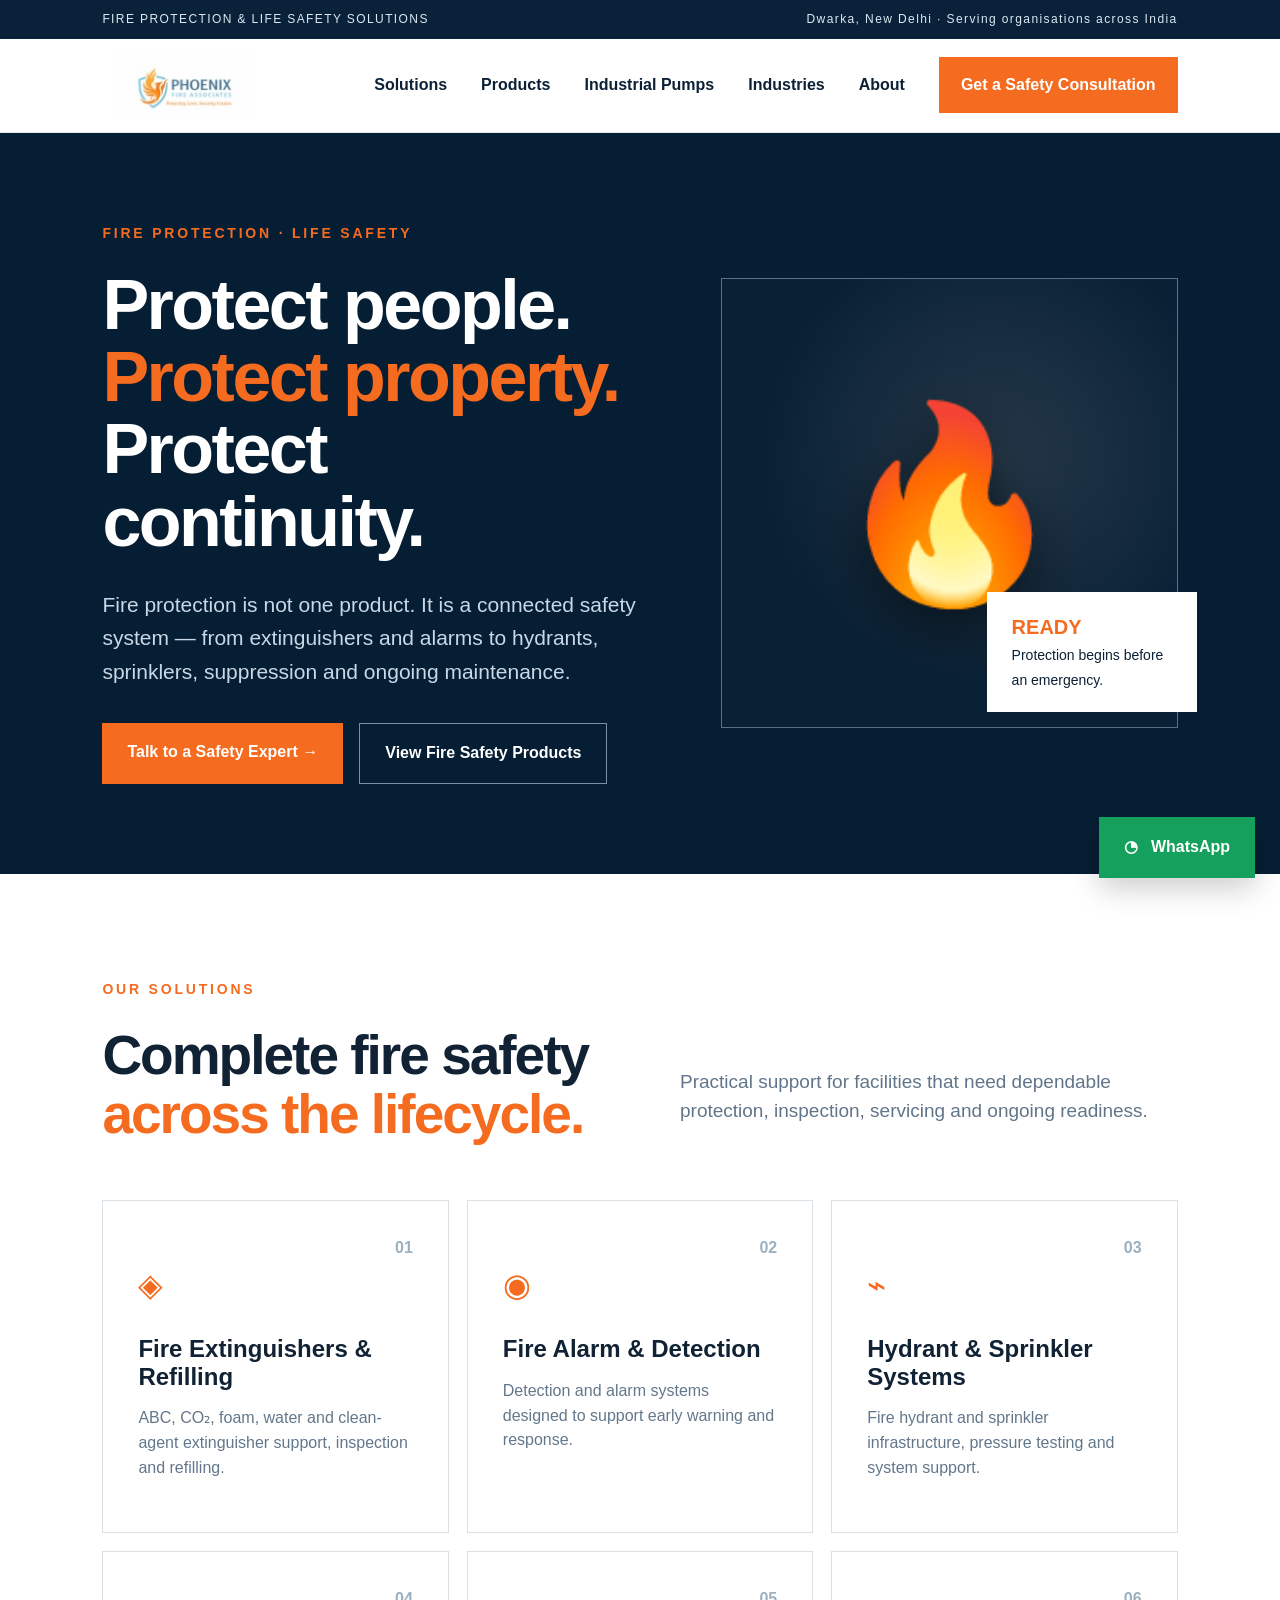
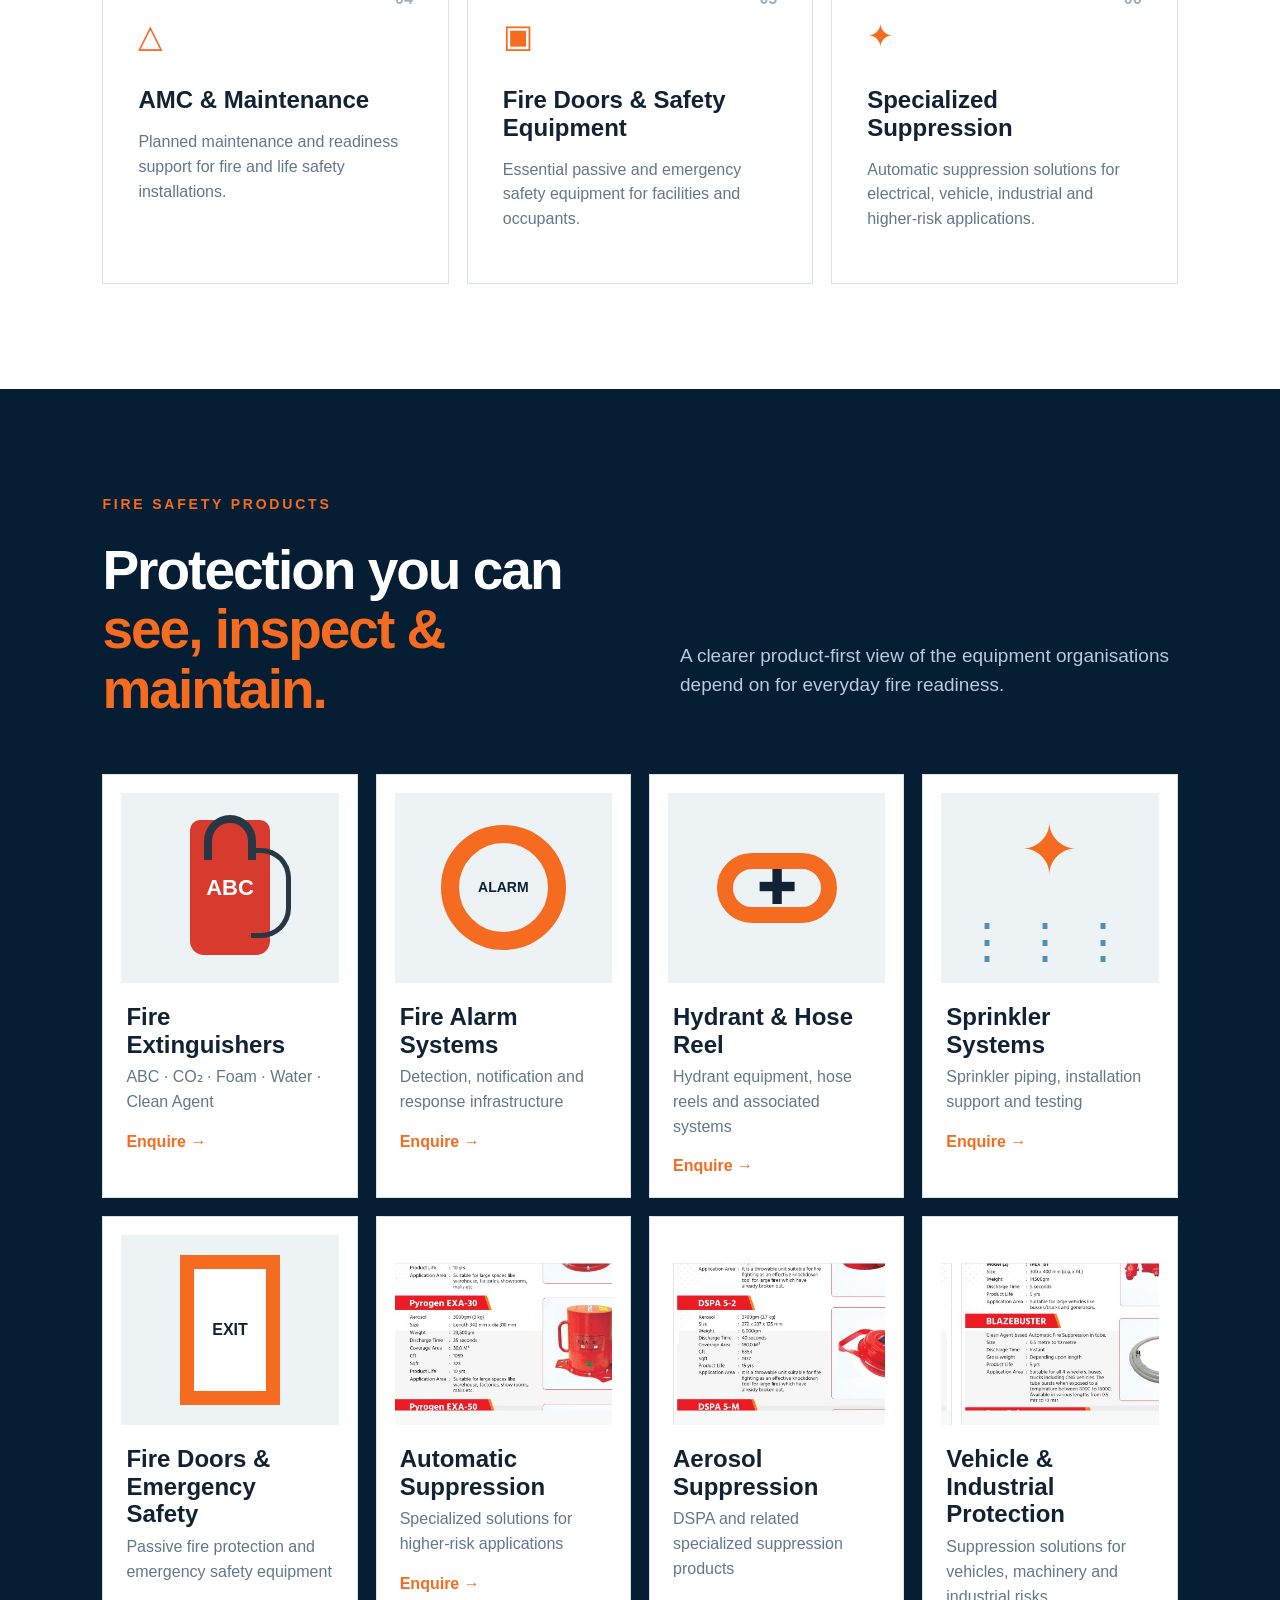
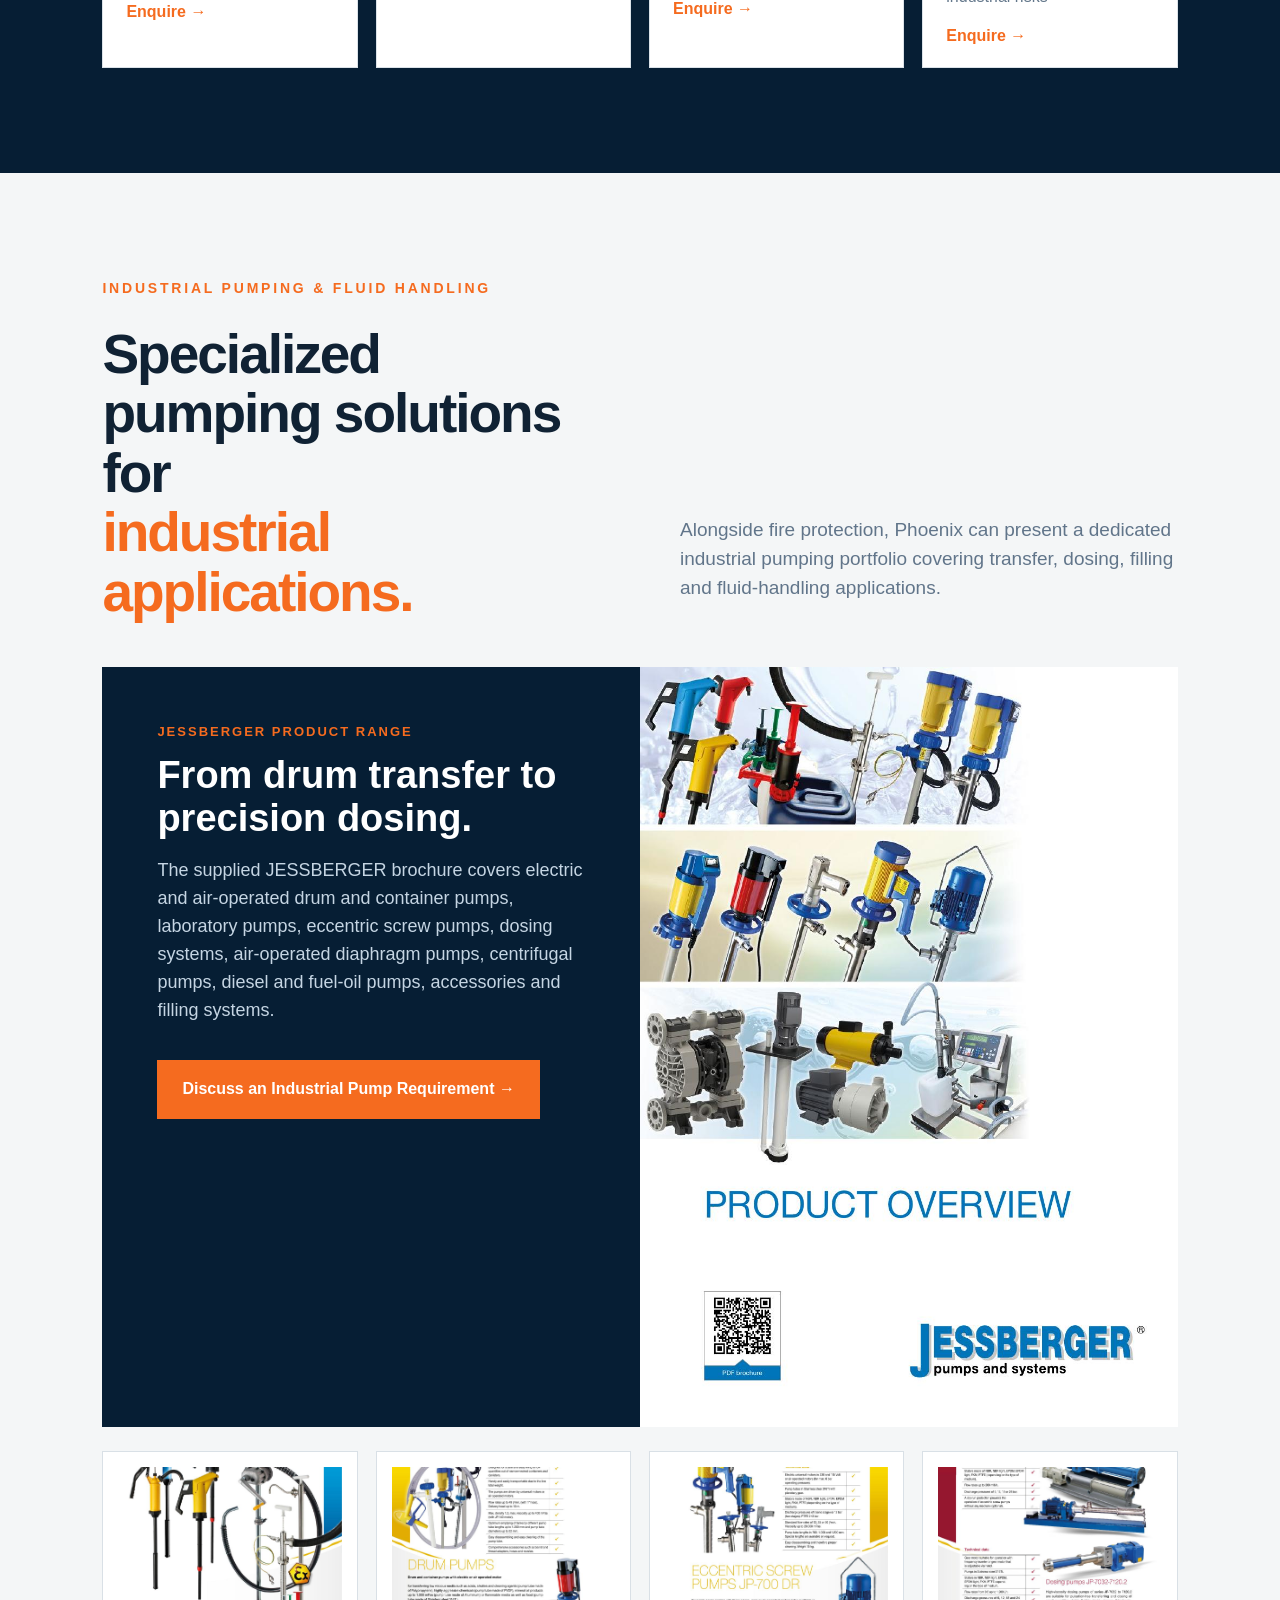
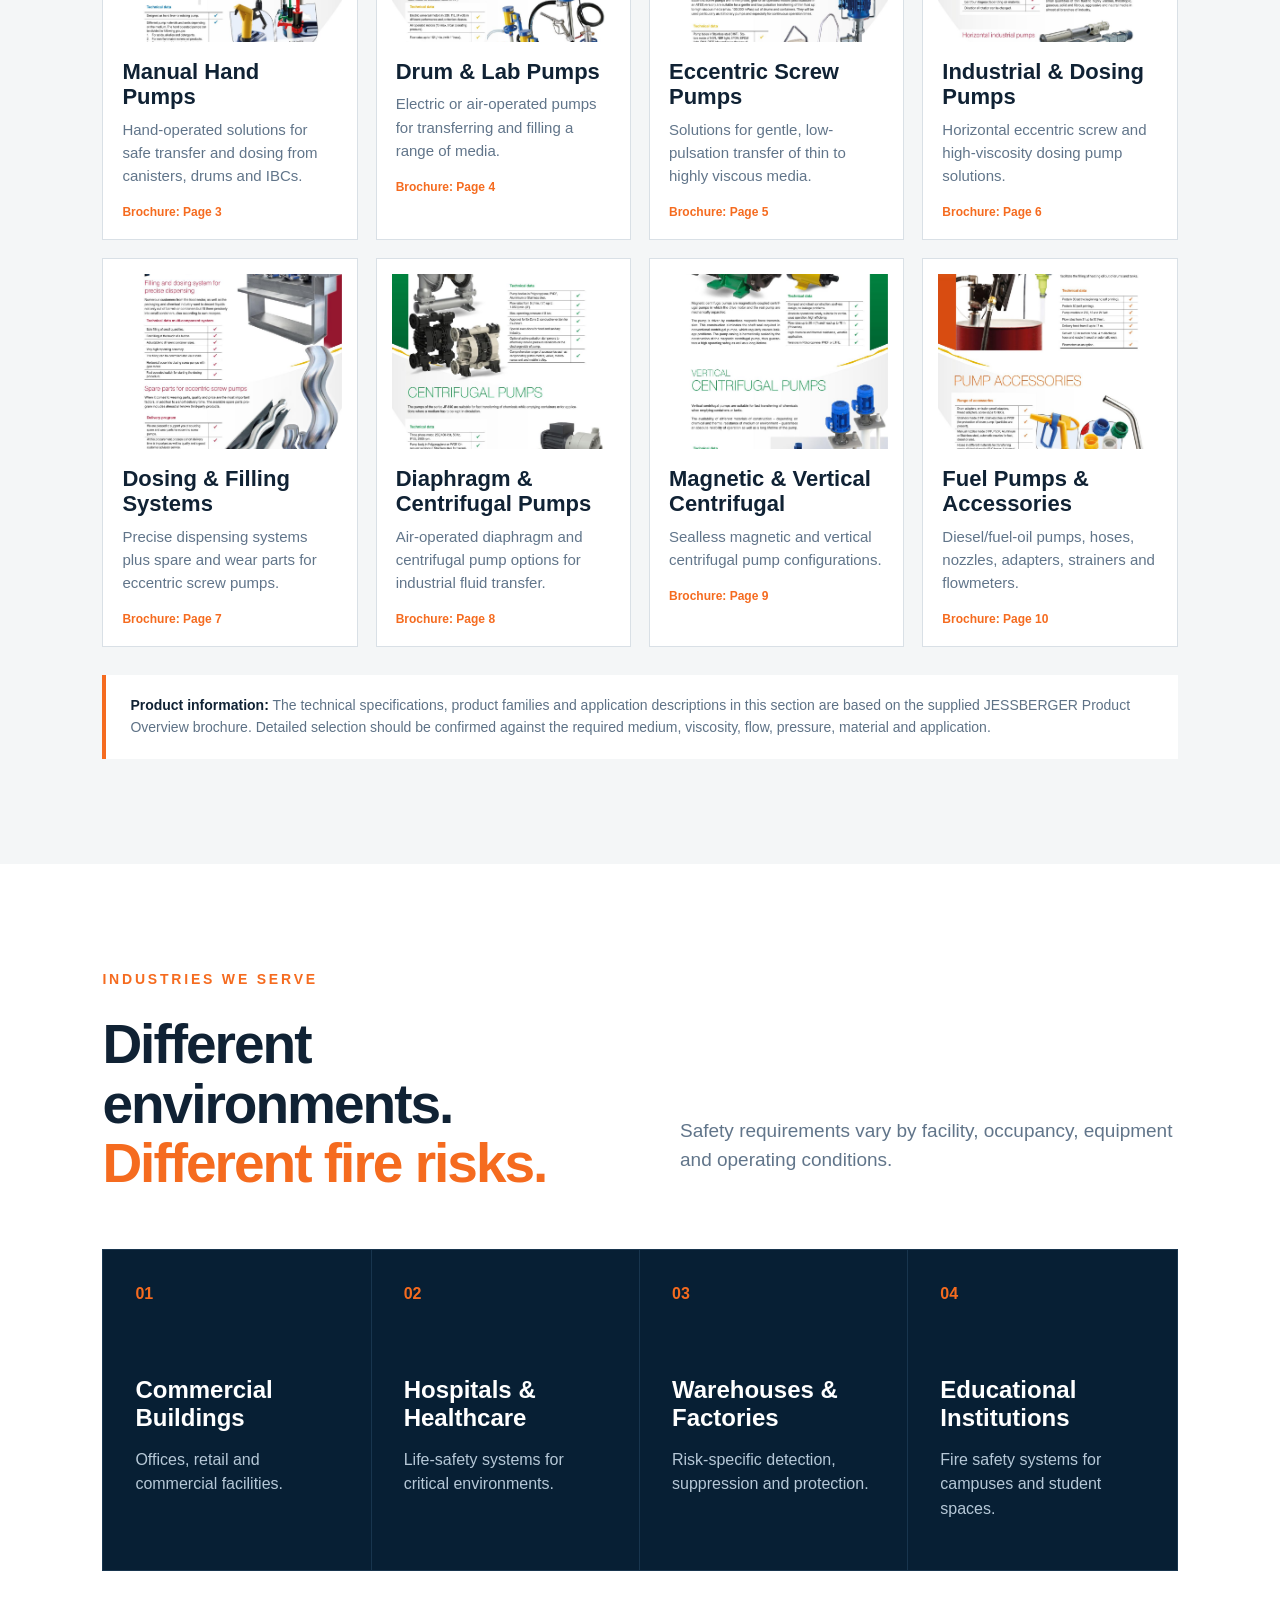
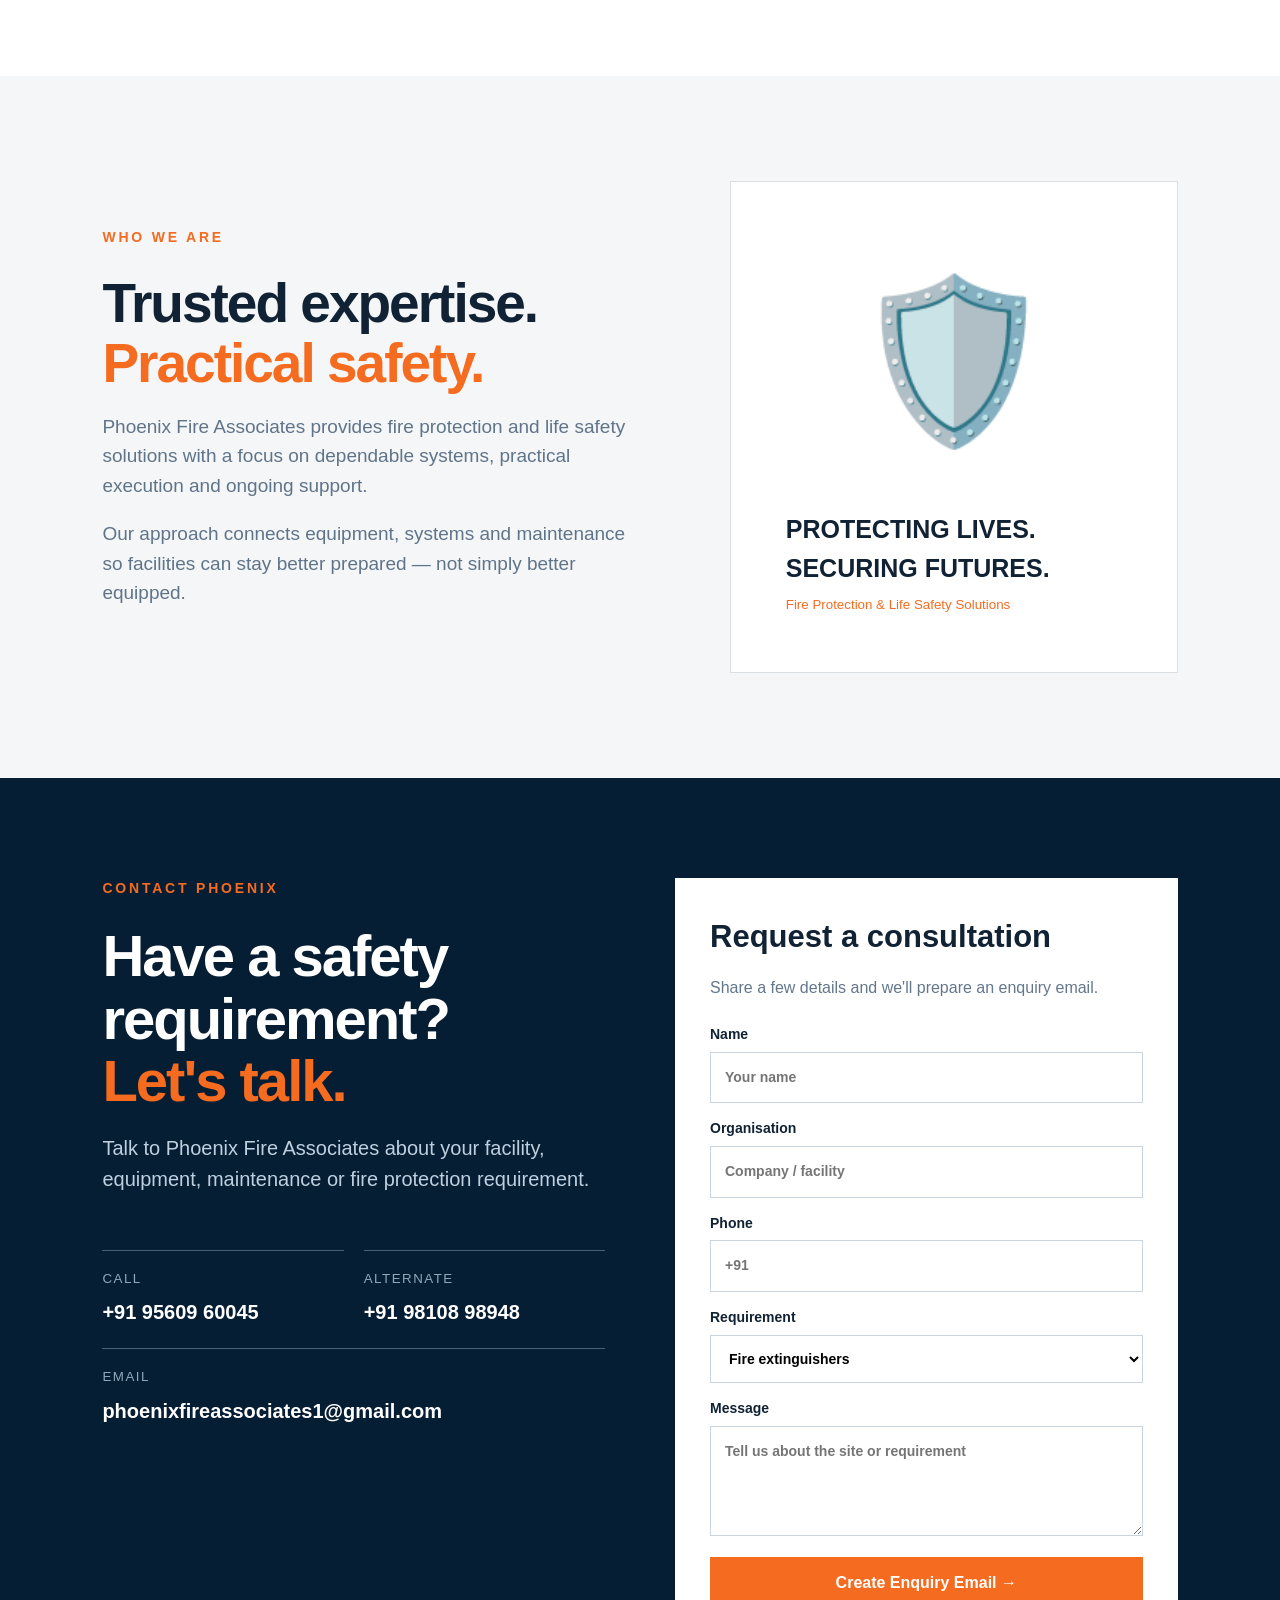
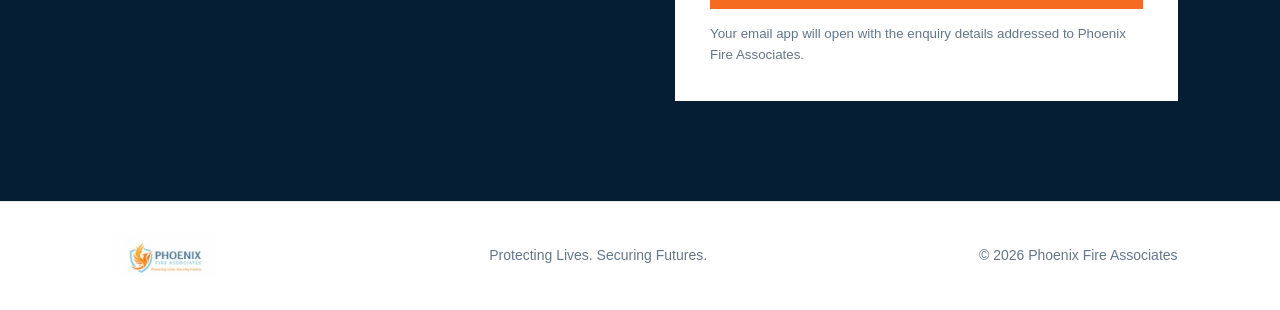
<file: Phoenix_Fire_Associates_Website_V3_Updated/index.html>
<!doctype html>
<html lang="en">
<head>
<meta charset="utf-8">
<meta name="viewport" content="width=device-width,initial-scale=1">
<title>Phoenix Fire Associates | Fire Protection & Life Safety Solutions</title>
<meta name="description" content="Phoenix Fire Associates provides fire protection and life safety solutions including extinguishers, maintenance, hydrant and sprinkler systems, fire alarms, specialized suppression and onsite support.">
<link rel="stylesheet" href="styles.css">
</head>
<body>
<div class="topbar">
  <div>FIRE PROTECTION & LIFE SAFETY SOLUTIONS</div>
  <div>Dwarka, New Delhi · Serving organisations across India</div>
</div>

<header class="header">
  <a class="brand" href="#home"><img src="assets/phoenix-logo.jpg" alt="Phoenix Fire Associates"></a>
  <button class="menu" aria-label="Open menu">☰</button>
  <nav>
    <a href="#solutions">Solutions</a>
    <a href="#products">Products</a>
    <a href="#industrial-pumps">Industrial Pumps</a>
    <a href="#industries">Industries</a>
    <a href="#about">About</a>
    <a class="nav-cta" href="#contact">Get a Safety Consultation</a>
  </nav>
</header>

<main id="home">
<section class="hero">
  <div class="hero-copy">
    <div class="eyebrow">FIRE PROTECTION · LIFE SAFETY</div>
    <h1>Protect people.<br><span>Protect property.</span><br>Protect continuity.</h1>
    <p>Fire protection is not one product. It is a connected safety system — from extinguishers and alarms to hydrants, sprinklers, suppression and ongoing maintenance.</p>
    <div class="buttons">
      <a class="btn primary" href="#contact">Talk to a Safety Expert →</a>
      <a class="btn secondary" href="#products">View Fire Safety Products</a>
    </div>
  </div>
  <div class="hero-visual">
    <div class="shield">🔥</div>
    <div class="hero-card"><strong>READY</strong><br><small>Protection begins before an emergency.</small></div>
  </div>
</section>

<section class="intro" id="solutions">
  <div class="section-tag">OUR SOLUTIONS</div>
  <div class="section-head">
    <h2>Complete fire safety<br><span>across the lifecycle.</span></h2>
    <p>Practical support for facilities that need dependable protection, inspection, servicing and ongoing readiness.</p>
  </div>
  <div class="solution-grid">
    <article><b>01</b><div class="icon">◈</div><h3>Fire Extinguishers & Refilling</h3><p>ABC, CO₂, foam, water and clean-agent extinguisher support, inspection and refilling.</p></article>
    <article><b>02</b><div class="icon">◉</div><h3>Fire Alarm & Detection</h3><p>Detection and alarm systems designed to support early warning and response.</p></article>
    <article><b>03</b><div class="icon">⌁</div><h3>Hydrant & Sprinkler Systems</h3><p>Fire hydrant and sprinkler infrastructure, pressure testing and system support.</p></article>
    <article><b>04</b><div class="icon">△</div><h3>AMC & Maintenance</h3><p>Planned maintenance and readiness support for fire and life safety installations.</p></article>
    <article><b>05</b><div class="icon">▣</div><h3>Fire Doors & Safety Equipment</h3><p>Essential passive and emergency safety equipment for facilities and occupants.</p></article>
    <article><b>06</b><div class="icon">✦</div><h3>Specialized Suppression</h3><p>Automatic suppression solutions for electrical, vehicle, industrial and higher-risk applications.</p></article>
  </div>
</section>

<section class="products" id="products">
  <div class="section-tag light">FIRE SAFETY PRODUCTS</div>
  <div class="section-head light-text">
    <h2>Protection you can<br><span>see, inspect & maintain.</span></h2>
    <p>A clearer product-first view of the equipment organisations depend on for everyday fire readiness.</p>
  </div>
  <div class="product-grid">
    <article class="product-card">
      <div class="product-art extinguisher"><div class="handle"></div><div class="body">ABC</div><div class="hose"></div></div>
      <h3>Fire Extinguishers</h3><p>ABC · CO₂ · Foam · Water · Clean Agent</p>
      <a href="#contact">Enquire →</a>
    </article>
    <article class="product-card">
      <div class="product-art alarm"><div class="alarm-ring">ALARM</div></div>
      <h3>Fire Alarm Systems</h3><p>Detection, notification and response infrastructure</p>
      <a href="#contact">Enquire →</a>
    </article>
    <article class="product-card">
      <div class="product-art hydrant"><div class="pipe"></div><div class="wheel">✚</div></div>
      <h3>Hydrant & Hose Reel</h3><p>Hydrant equipment, hose reels and associated systems</p>
      <a href="#contact">Enquire →</a>
    </article>
    <article class="product-card">
      <div class="product-art sprinkler"><div class="sprinkler-head">✦</div><div class="drops">⋮⋮⋮</div></div>
      <h3>Sprinkler Systems</h3><p>Sprinkler piping, installation support and testing</p>
      <a href="#contact">Enquire →</a>
    </article>
    <article class="product-card">
      <div class="product-art door"><div class="door-shape">EXIT</div></div>
      <h3>Fire Doors & Emergency Safety</h3><p>Passive fire protection and emergency safety equipment</p>
      <a href="#contact">Enquire →</a>
    </article>
    <article class="product-card photo">
      <img src="assets/specialized-products-1.jpg" alt="Specialized automatic fire suppression products">
      <h3>Automatic Suppression</h3><p>Specialized solutions for higher-risk applications</p>
      <a href="#contact">Enquire →</a>
    </article>
    <article class="product-card photo">
      <img src="assets/specialized-products-2.jpg" alt="DSPA aerosol fire suppression products">
      <h3>Aerosol Suppression</h3><p>DSPA and related specialized suppression products</p>
      <a href="#contact">Enquire →</a>
    </article>
    <article class="product-card photo">
      <img src="assets/specialized-products-3.jpg" alt="Vehicle and industrial fire suppression products">
      <h3>Vehicle & Industrial Protection</h3><p>Suppression solutions for vehicles, machinery and industrial risks</p>
      <a href="#contact">Enquire →</a>
    </article>
  </div>
</section>


<section class="industrial-pumps" id="industrial-pumps">
  <div class="section-tag">INDUSTRIAL PUMPING & FLUID HANDLING</div>
  <div class="section-head">
    <h2>Specialized pumping solutions for<br><span>industrial applications.</span></h2>
    <p>Alongside fire protection, Phoenix can present a dedicated industrial pumping portfolio covering transfer, dosing, filling and fluid-handling applications.</p>
  </div>

  <div class="pump-feature">
    <div class="pump-feature-copy">
      <div class="mini-label">JESSBERGER PRODUCT RANGE</div>
      <h3>From drum transfer to precision dosing.</h3>
      <p>The supplied JESSBERGER brochure covers electric and air-operated drum and container pumps, laboratory pumps, eccentric screw pumps, dosing systems, air-operated diaphragm pumps, centrifugal pumps, diesel and fuel-oil pumps, accessories and filling systems.</p>
      <a class="btn pump-btn" href="#contact">Discuss an Industrial Pump Requirement →</a>
    </div>
    <img src="assets/jessberger/cover.jpg" alt="JESSBERGER industrial pumps and systems product overview">
  </div>

  <div class="pump-grid">
    <article><img src="assets/jessberger/page-03.jpg" alt="Manual hand pumps"><h3>Manual Hand Pumps</h3><p>Hand-operated solutions for safe transfer and dosing from canisters, drums and IBCs.</p><small>Brochure: Page 3</small></article>
    <article><img src="assets/jessberger/page-04.jpg" alt="Drum pumps and laboratory pumps"><h3>Drum & Lab Pumps</h3><p>Electric or air-operated pumps for transferring and filling a range of media.</p><small>Brochure: Page 4</small></article>
    <article><img src="assets/jessberger/page-05.jpg" alt="Eccentric screw pumps"><h3>Eccentric Screw Pumps</h3><p>Solutions for gentle, low-pulsation transfer of thin to highly viscous media.</p><small>Brochure: Page 5</small></article>
    <article><img src="assets/jessberger/page-06.jpg" alt="Horizontal industrial pumps and dosing pumps"><h3>Industrial & Dosing Pumps</h3><p>Horizontal eccentric screw and high-viscosity dosing pump solutions.</p><small>Brochure: Page 6</small></article>
    <article><img src="assets/jessberger/page-07.jpg" alt="Dosing systems and spare parts"><h3>Dosing & Filling Systems</h3><p>Precise dispensing systems plus spare and wear parts for eccentric screw pumps.</p><small>Brochure: Page 7</small></article>
    <article><img src="assets/jessberger/page-08.jpg" alt="Air operated diaphragm pumps and centrifugal pumps"><h3>Diaphragm & Centrifugal Pumps</h3><p>Air-operated diaphragm and centrifugal pump options for industrial fluid transfer.</p><small>Brochure: Page 8</small></article>
    <article><img src="assets/jessberger/page-09.jpg" alt="Sealless magnetic and vertical centrifugal pumps"><h3>Magnetic & Vertical Centrifugal</h3><p>Sealless magnetic and vertical centrifugal pump configurations.</p><small>Brochure: Page 9</small></article>
    <article><img src="assets/jessberger/page-10.jpg" alt="Diesel fuel oil pumps and pump accessories"><h3>Fuel Pumps & Accessories</h3><p>Diesel/fuel-oil pumps, hoses, nozzles, adapters, strainers and flowmeters.</p><small>Brochure: Page 10</small></article>
  </div>

  <div class="pump-note">
    <strong>Product information:</strong> The technical specifications, product families and application descriptions in this section are based on the supplied JESSBERGER Product Overview brochure. Detailed selection should be confirmed against the required medium, viscosity, flow, pressure, material and application.
  </div>
</section>

<section class="industries" id="industries">
  <div class="section-tag">INDUSTRIES WE SERVE</div>
  <div class="section-head">
    <h2>Different environments.<br><span>Different fire risks.</span></h2>
    <p>Safety requirements vary by facility, occupancy, equipment and operating conditions.</p>
  </div>
  <div class="industry-grid">
    <div><strong>01</strong><h3>Commercial Buildings</h3><p>Offices, retail and commercial facilities.</p></div>
    <div><strong>02</strong><h3>Hospitals & Healthcare</h3><p>Life-safety systems for critical environments.</p></div>
    <div><strong>03</strong><h3>Warehouses & Factories</h3><p>Risk-specific detection, suppression and protection.</p></div>
    <div><strong>04</strong><h3>Educational Institutions</h3><p>Fire safety systems for campuses and student spaces.</p></div>
  </div>
</section>

<section class="about" id="about">
  <div class="about-copy">
    <div class="section-tag">WHO WE ARE</div>
    <h2>Trusted expertise.<br><span>Practical safety.</span></h2>
    <p>Phoenix Fire Associates provides fire protection and life safety solutions with a focus on dependable systems, practical execution and ongoing support.</p>
    <p>Our approach connects equipment, systems and maintenance so facilities can stay better prepared — not simply better equipped.</p>
  </div>
  <div class="about-panel">
    <div class="big-shield">🛡️</div>
    <h3>PROTECTING LIVES.<br>SECURING FUTURES.</h3>
    <small>Fire Protection & Life Safety Solutions</small>
  </div>
</section>

<section class="contact" id="contact">
  <div class="contact-copy">
    <div class="section-tag light">CONTACT PHOENIX</div>
    <h2>Have a safety requirement?<br><span>Let's talk.</span></h2>
    <p>Talk to Phoenix Fire Associates about your facility, equipment, maintenance or fire protection requirement.</p>
    <div class="contact-details">
      <div><small>CALL</small><strong>+91 95609 60045</strong></div>
      <div><small>ALTERNATE</small><strong>+91 98108 98948</strong></div>
      <div><small>EMAIL</small><strong>phoenixfireassociates1@gmail.com</strong></div>
    </div>
  </div>
  <form onsubmit="sendEnquiry(event)">
    <h3>Request a consultation</h3>
    <p>Share a few details and we'll prepare an enquiry email.</p>
    <label>Name<input id="name" required placeholder="Your name"></label>
    <label>Organisation<input id="org" placeholder="Company / facility"></label>
    <label>Phone<input id="phone" placeholder="+91"></label>
    <label>Requirement<select id="req"><option>Fire extinguishers</option><option>Fire alarm system</option><option>Hydrant / sprinkler</option><option>AMC & maintenance</option><option>Specialized suppression</option><option>Other fire safety requirement</option></select></label>
    <label>Message<textarea id="message" placeholder="Tell us about the site or requirement"></textarea></label>
    <button class="btn primary" type="submit">Create Enquiry Email →</button>
    <small>Your email app will open with the enquiry details addressed to Phoenix Fire Associates.</small>
  </form>
</section>
</main>

<a class="whatsapp" href="https://wa.me/919560960045" target="_blank" rel="noopener">◔ &nbsp; WhatsApp</a>

<footer>
  <div><img src="assets/phoenix-logo.jpg" alt="Phoenix Fire Associates"></div>
  <div>Protecting Lives. Securing Futures.</div>
  <div>© 2026 Phoenix Fire Associates</div>
</footer>
<script src="script.js"></script>
</body>
</html>
</file>
<file: styles.css>
*{box-sizing:border-box}html{scroll-behavior:smooth}body{margin:0;font-family:Arial,Helvetica,sans-serif;color:#102234;background:#fff;line-height:1.55}.topbar{background:#09223a;color:#dce8f2;display:flex;justify-content:space-between;padding:10px 8%;font-size:12px;letter-spacing:1.4px}.header{height:94px;display:flex;align-items:center;justify-content:space-between;padding:0 8%;background:#fff;border-bottom:1px solid #e6eaee;position:sticky;top:0;z-index:20}.brand img{width:190px;height:auto;object-fit:contain}.header nav{display:flex;align-items:center;gap:34px}.header nav a{color:#0c2136;text-decoration:none;font-weight:700;font-size:16px}.nav-cta{background:#f56b1f!important;color:#fff!important;padding:16px 22px}.menu{display:none}.hero{min-height:690px;background:#061e34;color:#fff;padding:90px 8%;display:grid;grid-template-columns:1.1fr .9fr;gap:60px;align-items:center}.eyebrow,.section-tag{font-size:14px;letter-spacing:2.8px;font-weight:800;color:#f56b1f;margin-bottom:25px}.hero h1{font-size:70px;line-height:1.03;letter-spacing:-2.5px;margin:0 0 30px}.hero h1 span,h2 span{color:#f56b1f}.hero p{font-size:21px;line-height:1.6;max-width:720px;color:#c8d8e7}.buttons{display:flex;gap:16px;margin-top:35px}.btn{display:inline-block;border:0;text-decoration:none;font-weight:800;font-size:16px;padding:17px 25px;cursor:pointer}.primary{background:#f56b1f;color:#fff}.secondary{border:1px solid #7890a4;color:#fff;background:transparent}.hero-visual{height:450px;border:1px solid #5b7183;display:flex;align-items:center;justify-content:center;position:relative;background:radial-gradient(circle at 60% 40%,#26394a,#0a2135 60%)}.shield{font-size:190px;filter:drop-shadow(0 20px 30px #0008)}.hero-card{position:absolute;right:-20px;bottom:15px;background:#fff;color:#0c2136;padding:20px 25px;width:210px}.hero-card strong{font-size:20px;color:#f56b1f}.hero-card small{font-size:14px}.intro,.industries,.about{padding:105px 8%}.section-head{display:grid;grid-template-columns:1fr 1fr;gap:80px;align-items:end;margin-bottom:55px}.section-head h2,h2{font-size:55px;line-height:1.08;letter-spacing:-2px;margin:0}.section-head p{font-size:19px;color:#61758a}.solution-grid{display:grid;grid-template-columns:repeat(3,1fr);gap:18px}.solution-grid article{border:1px solid #d9e0e6;padding:35px;min-height:250px}.solution-grid b{float:right;color:#9bb0c0}.icon{font-size:32px;color:#f56b1f;margin:25px 0}.solution-grid h3,.product-card h3,.industry-grid h3{font-size:24px;line-height:1.15;margin:0 0 12px}.solution-grid p,.product-card p,.industry-grid p{font-size:16px;color:#63778b}.products{background:#061e34;padding:105px 8%;color:#fff}.light{color:#f56b1f}.light-text h2{color:#fff}.light-text p{color:#b9cada}.product-grid{display:grid;grid-template-columns:repeat(4,1fr);gap:18px}.product-card{background:#fff;color:#102234;padding:18px;min-height:365px;border:1px solid #dbe2e8}.product-card h3{margin:20px 5px 7px}.product-card p{margin:0 5px 15px}.product-card a{margin:0 5px;color:#f56b1f;font-weight:800;text-decoration:none}.product-art{height:190px;background:#edf2f5;display:flex;align-items:center;justify-content:center;position:relative;overflow:hidden}.extinguisher .body{width:80px;height:135px;background:#d83a2e;border-radius:10px 10px 14px 14px;color:#fff;font-weight:900;font-size:22px;display:flex;align-items:center;justify-content:center}.extinguisher .handle{position:absolute;width:52px;height:45px;border:8px solid #273746;border-bottom:0;border-radius:28px 28px 0 0;top:22px}.extinguisher .hose{position:absolute;width:40px;height:90px;border:5px solid #273746;border-left:0;right:48px;top:55px;border-radius:0 30px 30px 0}.alarm-ring{border:18px solid #f56b1f;border-radius:50%;width:125px;height:125px;display:flex;align-items:center;justify-content:center;font-weight:900;color:#102234;font-size:14px}.hydrant .pipe{width:120px;height:70px;border:16px solid #f56b1f;border-radius:50px}.wheel{position:absolute;font-size:48px;color:#102234}.sprinkler{flex-direction:column}.sprinkler-head{font-size:70px;color:#f56b1f}.drops{font-size:48px;color:#4f90b4;letter-spacing:10px}.door-shape{width:100px;height:150px;border:14px solid #f56b1f;background:#fff;display:flex;align-items:center;justify-content:center;font-weight:900;color:#102234}.product-card.photo img{width:100%;height:190px;object-fit:cover;display:block}.industry-grid{display:grid;grid-template-columns:repeat(4,1fr);border:1px solid #18354e}.industry-grid>div{padding:32px;border-right:1px solid #18354e;min-height:260px;background:#071f34;color:#fff}.industry-grid>div:last-child{border-right:0}.industry-grid strong{color:#f56b1f}.industry-grid h3{margin-top:70px}.industry-grid p{color:#b6c8d7}.about{background:#f4f6f7;display:grid;grid-template-columns:1.1fr .9fr;gap:80px;align-items:center}.about-copy p{font-size:19px;color:#607489;max-width:760px}.about-panel{background:#fff;padding:55px;border:1px solid #d9e0e6}.big-shield{font-size:160px;text-align:center}.about-panel h3{font-size:25px;margin-bottom:5px}.about-panel small{color:#f56b1f}.contact{background:#061e34;color:#fff;padding:100px 8%;display:grid;grid-template-columns:1fr 1fr;gap:70px}.contact-copy h2{font-size:58px}.contact-copy p{font-size:20px;color:#bed0df;max-width:650px}.contact-details{display:grid;grid-template-columns:1fr 1fr;gap:20px;margin-top:55px}.contact-details>div{border-top:1px solid #496178;padding-top:18px}.contact-details div:last-child{grid-column:1/-1}.contact-details small{display:block;color:#91a7ba;letter-spacing:1.5px;margin-bottom:8px}.contact-details strong{font-size:20px}.contact form{background:#fff;color:#102234;padding:35px;display:flex;flex-direction:column;gap:15px}.contact form h3{font-size:31px;margin:0}.contact form p{color:#63778b;margin:0 0 8px}.contact label{font-size:14px;font-weight:800}.contact input,.contact select,.contact textarea{width:100%;margin-top:6px;border:1px solid #cbd5dd;padding:14px;font:inherit;background:#fff}.contact textarea{min-height:110px}.contact form small{color:#63778b}footer{display:flex;justify-content:space-between;align-items:center;padding:25px 8%;background:#fff;border-top:1px solid #e3e8ed;font-size:14px;color:#64778a}.footer img,footer img{width:150px}.whatsapp{position:fixed;right:25px;bottom:22px;background:#16a05d;color:#fff;padding:18px 25px;text-decoration:none;font-weight:800;z-index:30;box-shadow:0 10px 30px #0003}@media(max-width:1000px){.hero,.about,.contact{grid-template-columns:1fr}.product-grid{grid-template-columns:repeat(2,1fr)}.solution-grid{grid-template-columns:repeat(2,1fr)}.industry-grid{grid-template-columns:repeat(2,1fr)}.section-head{grid-template-columns:1fr;gap:20px}.hero h1{font-size:55px}.header nav{gap:16px}.nav-cta{padding:12px 15px!important}}@media(max-width:700px){.topbar{display:none}.header{height:78px;padding:0 5%}.brand img{width:145px}.header nav{display:none}.menu{display:block;background:none;border:0;font-size:28px}.hero,.intro,.products,.industries,.about,.contact{padding:65px 5%}.hero h1,h2,.contact-copy h2{font-size:42px}.hero p,.section-head p,.contact-copy p{font-size:17px}.hero-visual{height:320px}.solution-grid,.product-grid,.industry-grid{grid-template-columns:1fr}.section-head{margin-bottom:35px}.contact-details{grid-template-columns:1fr}.contact-details div:last-child{grid-column:auto}footer{flex-direction:column;gap:10px;text-align:center}.whatsapp{right:14px;bottom:14px;padding:15px 18px}}

.industrial-pumps{padding:105px 8%;background:#f4f6f7}.industrial-pumps .section-head{margin-bottom:45px}.pump-feature{display:grid;grid-template-columns:1fr 1fr;background:#061e34;color:#fff;margin-bottom:24px}.pump-feature-copy{padding:55px}.pump-feature-copy h3{font-size:38px;line-height:1.12;margin:12px 0 18px}.pump-feature-copy p{font-size:18px;color:#c5d5e3}.pump-feature img{width:100%;height:100%;min-height:360px;object-fit:cover}.mini-label{font-size:13px;letter-spacing:2px;color:#f56b1f;font-weight:800}.pump-btn{margin-top:18px;background:#f56b1f;color:#fff}.pump-grid{display:grid;grid-template-columns:repeat(4,1fr);gap:18px}.pump-grid article{background:#fff;border:1px solid #d9e0e6;padding:15px;min-height:365px}.pump-grid img{width:100%;height:175px;object-fit:cover;display:block;background:#fff}.pump-grid h3{font-size:22px;line-height:1.15;margin:17px 4px 8px}.pump-grid p{font-size:15px;color:#61758a;margin:0 4px 12px}.pump-grid small{font-size:12px;color:#f56b1f;font-weight:800;margin:0 4px}.pump-note{margin-top:28px;border-left:4px solid #f56b1f;background:#fff;padding:20px 24px;color:#5e7286;font-size:14px}.pump-note strong{color:#102234}@media(max-width:1000px){.pump-grid{grid-template-columns:repeat(2,1fr)}.pump-feature{grid-template-columns:1fr}.pump-feature img{min-height:280px}}@media(max-width:700px){.pump-grid{grid-template-columns:1fr}.pump-feature-copy{padding:35px}.pump-feature-copy h3{font-size:30px}}
</file>
<file: Phoenix_Fire_Associates_Website_V2/styles.css>
*{box-sizing:border-box}html{scroll-behavior:smooth}body{margin:0;background:#f7f8f8;color:#15202b;font-family:"DM Sans",sans-serif;line-height:1.6}.container{width:min(1180px,calc(100% - 44px));margin:auto}.topbar{background:#09213a;color:#b8c8d7;font-size:9px;letter-spacing:1.6px}.topbar-in{height:34px;display:flex;align-items:center;justify-content:space-between}.header{height:91px;background:#fff;border-bottom:1px solid #e6eaec;position:sticky;top:0;z-index:20}.nav-wrap{height:100%;display:flex;align-items:center;justify-content:space-between}.logo{display:block;width:210px;height:75px;overflow:hidden}.logo img{width:100%;height:100%;object-fit:contain;object-position:left center}.header nav{display:flex;align-items:center;gap:27px}.header nav a{color:#263746;text-decoration:none;font-size:12px;font-weight:700}.nav-btn{background:#ef6b1e;color:#fff!important;padding:12px 16px}.menu{display:none;border:0;background:none;font-size:25px}.hero{min-height:680px;background:#09213a;color:#fff;position:relative;overflow:hidden}.hero-bg{position:absolute;inset:0;background:radial-gradient(circle at 82% 40%,rgba(239,107,30,.32),transparent 25%),linear-gradient(125deg,#06182a,#0c2944 65%,#081a2c)}.hero-bg:after{content:"";position:absolute;inset:0;opacity:.11;background-image:linear-gradient(rgba(255,255,255,.2) 1px,transparent 1px),linear-gradient(90deg,rgba(255,255,255,.2) 1px,transparent 1px);background-size:75px 75px}.hero-grid{position:relative;min-height:680px;display:grid;grid-template-columns:1.03fr .97fr;align-items:center;gap:60px;padding:60px 0}.kicker{font-size:10px;font-weight:800;letter-spacing:2.2px;color:#d4e0e8;display:flex;gap:10px;align-items:center;margin-bottom:18px}.kicker i{display:inline-block;width:27px;height:2px;background:#f27820}.kicker.dark{color:#67737c}.hero h1{font:800 clamp(44px,5.4vw,70px)/1.02 Manrope;letter-spacing:-3px;margin:0 0 24px}.hero h1 span{color:#f27820}.hero-copy>p{max-width:625px;color:#c5d0d8;font-size:17px}.actions{display:flex;gap:12px;margin:30px 0 36px;flex-wrap:wrap}.btn{border:0;padding:14px 19px;text-decoration:none;font:700 12px "DM Sans";cursor:pointer;display:inline-block}.btn.primary{background:#ef6b1e;color:#fff}.btn.primary b{margin-left:20px}.btn.secondary{border:1px solid #617586;color:#fff;background:transparent}.hero-notes{display:flex;gap:27px}.hero-notes span{border-left:1px solid #587086;padding-left:12px;font-size:10px;color:#8ea1b0}.hero-notes b{display:block;color:#fff;font-size:9px;letter-spacing:1px;margin-bottom:2px}.hero-art{position:relative;height:500px;display:grid;place-items:center}.art-frame{width:410px;height:460px;border:1px solid rgba(255,255,255,.25);overflow:hidden;position:relative;box-shadow:0 30px 70px rgba(0,0,0,.3)}.art-frame:after{content:"";position:absolute;inset:0;background:linear-gradient(180deg,transparent 40%,rgba(4,18,31,.65))}.art-frame img{width:100%;height:100%;object-fit:cover}.art-badge{position:absolute;right:-5px;bottom:25px;background:#fff;color:#172634;padding:18px 20px;width:175px;box-shadow:0 15px 40px rgba(0,0,0,.28)}.art-badge strong{font:800 18px Manrope;color:#ef6b1e;display:block}.art-badge span{font-size:11px;line-height:1.35;display:block;margin-top:4px}.trust{background:#ef6b1e;color:#fff}.trust-in{height:68px;display:flex;align-items:center;justify-content:space-between;gap:22px;white-space:nowrap;overflow:hidden}.trust-in span{font-size:9px;opacity:.75;letter-spacing:1.5px}.trust-in b{font-size:9px;letter-spacing:1.3px}.section{padding:105px 0}.section-intro{display:grid;grid-template-columns:1.1fr .9fr;gap:70px;align-items:end;margin-bottom:52px}.section-intro h2,.feature-copy h2,.about h2,.map-grid h2{font:800 46px/1.05 Manrope;letter-spacing:-2px;margin:0}.section-intro h2 em,.feature-copy h2 em,.about h2 em{font-style:normal;color:#ef6b1e}.section-intro>p{margin:0;color:#66717a;font-size:14px}.solution-grid{display:grid;grid-template-columns:repeat(4,1fr);gap:13px}.solution-grid article{min-height:350px;background:#fff;border:1px solid #e5e8e9;padding:28px;position:relative;transition:.2s}.solution-grid article:hover{transform:translateY(-5px);box-shadow:0 18px 40px rgba(9,33,58,.08)}.solution-grid .count{position:absolute;right:21px;top:18px;color:#a6b0b6;font-size:10px}.symbol{font-size:28px;color:#ef6b1e;margin:10px 0 55px}.solution-grid h3{font:700 19px/1.2 Manrope;margin:0 0 13px}.solution-grid p{font-size:12px;color:#6d777e}.solution-grid a{position:absolute;bottom:25px;color:#09213a;text-decoration:none;font-size:10px;font-weight:800}.feature{background:#eef1f1;padding:90px 0}.feature-grid{display:grid;grid-template-columns:.93fr 1.07fr;gap:90px;align-items:center}.feature-image{height:500px;position:relative;overflow:hidden}.feature-image img{width:100%;height:100%;object-fit:cover}.corner{position:absolute;left:0;bottom:0;background:#ef6b1e;color:#fff;font:800 15px/1.1 Manrope;padding:20px;width:150px;letter-spacing:1px}.feature-copy h2{margin-bottom:34px}.points{display:grid;gap:17px}.points>div{display:grid;grid-template-columns:42px 1fr;gap:15px;border-top:1px solid #d2d8da;padding-top:15px}.points b{font:800 12px Manrope;color:#ef6b1e}.points span{font-size:12px;color:#69747b}.points strong{display:block;color:#1a2a38;font:700 15px Manrope;margin-bottom:3px}.products{background:#fff}.product-grid{display:grid;grid-template-columns:repeat(3,1fr);gap:14px}.product-grid article{border:1px solid #e1e5e6;background:#f7f8f8;overflow:hidden}.product-grid img{width:100%;height:210px;object-fit:cover;display:block}.product-grid article>div{padding:22px}.product-grid small{font-size:8px;letter-spacing:1.5px;color:#ef6b1e;font-weight:800}.product-grid h3{font:700 19px Manrope;margin:8px 0}.product-grid p{font-size:12px;color:#6c767c;margin:0}.source-note{font-size:10px;color:#8a9297;margin-top:18px}.dark{background:#081b2d;color:#fff;padding:100px 0}.section-intro.light>p{color:#a9b7c2}.dark .kicker{color:#a9b7c2}.dark .section-intro h2{color:#fff}.dark .section-intro h2 em{color:#ef6b1e}.industry-grid{display:grid;grid-template-columns:repeat(4,1fr);border-left:1px solid #294057;border-top:1px solid #294057}.industry{min-height:340px;border-right:1px solid #294057;border-bottom:1px solid #294057;padding:22px;position:relative;overflow:hidden}.industry img{width:100%;height:130px;object-fit:cover;margin-bottom:18px;opacity:.88}.industry span{font-size:9px;color:#ef6b1e}.industry h3{font:700 20px Manrope;margin:17px 0 6px}.industry p{font-size:11px;color:#9caebb}.industry-icon{height:130px;display:grid;place-items:center;font:100 90px Manrope;color:#ef6b1e;border:1px solid #294057;margin-bottom:18px}.about{background:#f4f5f4}.about-grid{display:grid;grid-template-columns:1fr .9fr;gap:90px;align-items:center}.about p{font-size:14px;color:#667178;max-width:650px}.about-card{height:400px;background:#fff;border:1px solid #dfe5e6;display:flex;align-items:center;justify-content:center;position:relative;overflow:hidden}.about-card img{width:55%;height:75%;object-fit:contain}.about-card div{position:absolute;bottom:25px;left:25px}.about-card strong{font:800 18px/1.1 Manrope;color:#09213a}.about-card span{display:block;font-size:9px;letter-spacing:1px;color:#ef6b1e;margin-top:5px}.contact{background:#09213a;color:#fff;padding:95px 0}.contact-grid{display:grid;grid-template-columns:1fr .8fr;gap:100px;align-items:start}.contact h2{font:800 46px/1.05 Manrope;letter-spacing:-2px;margin:0 0 22px}.contact h2 em{font-style:normal;color:#ef6b1e}.contact-copy>p{color:#aebdc8;max-width:540px}.contact-lines{display:grid;grid-template-columns:1fr 1fr;gap:20px;margin-top:38px}.contact-lines a{color:#fff;text-decoration:none;border-top:1px solid #365068;padding-top:12px}.contact-lines a:last-child{grid-column:1/-1}.contact-lines small{display:block;font-size:8px;letter-spacing:1.5px;color:#8fa2b0}.contact-lines strong{display:block;font:600 15px Manrope;margin-top:4px}form{background:#fff;color:#142431;padding:28px}.contact form h3{font:700 23px Manrope;margin:0}.contact form p{font-size:11px;color:#6d777e;margin:6px 0 18px}label{display:block;font-size:10px;font-weight:800;margin:12px 0}input,select,textarea{display:block;width:100%;margin-top:6px;padding:11px;border:1px solid #d9dfe1;background:#fafbfb;font:12px "DM Sans";color:#172634}textarea{resize:vertical}.form-note{display:block;color:#7b858b;font-size:9px;margin-top:10px}.whatsapp{position:fixed;right:22px;bottom:22px;z-index:30;background:#168c52;color:#fff;text-decoration:none;display:flex;align-items:center;gap:9px;padding:12px 15px;box-shadow:0 8px 25px rgba(0,0,0,.25);font-size:11px}.whatsapp span{font-size:20px}.map-section{background:#fff;padding:75px 0}.map-grid{display:grid;grid-template-columns:.7fr 1.3fr;gap:45px;align-items:stretch}.map-grid h2{font-size:40px}.map-grid p{font-size:13px;color:#667178;max-width:330px}.map-link{font-size:11px;font-weight:800;color:#ef6b1e;text-decoration:none}.map-grid iframe{width:100%;height:320px;border:0;filter:saturate(.65)}footer{background:#061521;color:#fff}.footer-top{padding:38px 0;display:flex;align-items:center;gap:25px}.footer-top img{width:190px;height:65px;object-fit:contain;background:#fff}.footer-top p{font-size:10px;color:#8798a4;margin-right:auto}.footer-top a{color:#8798a4;text-decoration:none;font-size:10px;margin-left:18px}.footer-bottom{border-top:1px solid #223746;padding:17px 0;display:flex;justify-content:space-between;color:#687985;font-size:9px}@media(max-width:950px){.header nav{display:none;position:absolute;top:125px;left:15px;right:15px;background:#fff;box-shadow:0 15px 35px rgba(0,0,0,.12);padding:20px;flex-direction:column;align-items:flex-start}.header nav.open{display:flex}.menu{display:block}.hero-grid{grid-template-columns:1fr}.hero-art{height:430px}.solution-grid{grid-template-columns:1fr 1fr}.industry-grid{grid-template-columns:1fr 1fr}.feature-grid,.about-grid,.contact-grid,.map-grid{grid-template-columns:1fr}.section-intro{grid-template-columns:1fr;gap:20px}.feature-grid,.about-grid,.contact-grid{gap:45px}.product-grid{grid-template-columns:1fr 1fr}.map-grid iframe{height:300px}}@media(max-width:600px){.container{width:calc(100% - 30px)}.topbar-in{font-size:7px}.topbar-in span:last-child{display:none}.header{height:80px}.logo{width:175px;height:65px}.hero-grid{padding:80px 0 55px}.hero h1,.section-intro h2,.feature-copy h2,.contact h2{font-size:39px;letter-spacing:-2px}.hero-art{height:350px}.art-frame{width:82%;height:350px}.art-badge{right:-2px}.hero-notes{gap:10px}.hero-notes span{font-size:8px}.section,.dark,.contact{padding:70px 0}.solution-grid,.product-grid,.industry-grid{grid-template-columns:1fr}.industry{min-height:300px}.feature-image{height:360px}.contact-lines{grid-template-columns:1fr}.contact-lines a:last-child{grid-column:auto}.footer-top{flex-wrap:wrap}.footer-top p{width:100%}.footer-top div{width:100%}.footer-top a{margin:0 18px 0 0}.footer-bottom{flex-direction:column;gap:7px}.whatsapp b{display:none}.whatsapp{padding:12px}.trust-in{justify-content:flex-start}.trust-in b{font-size:8px}.map-grid iframe{height:270px}}
</file>
<file: Phoenix_Fire_Associates_Website_V3_Updated/styles.css>
*{box-sizing:border-box}html{scroll-behavior:smooth}body{margin:0;font-family:Arial,Helvetica,sans-serif;color:#102234;background:#fff;line-height:1.55}.topbar{background:#09223a;color:#dce8f2;display:flex;justify-content:space-between;padding:10px 8%;font-size:12px;letter-spacing:1.4px}.header{height:94px;display:flex;align-items:center;justify-content:space-between;padding:0 8%;background:#fff;border-bottom:1px solid #e6eaee;position:sticky;top:0;z-index:20}.brand img{width:150px;height:auto;object-fit:contain}.header nav{display:flex;align-items:center;gap:34px}.header nav a{color:#0c2136;text-decoration:none;font-weight:700;font-size:16px}.nav-cta{background:#f56b1f!important;color:#fff!important;padding:16px 22px}.menu{display:none}.hero{min-height:690px;background:#061e34;color:#fff;padding:90px 8%;display:grid;grid-template-columns:1.1fr .9fr;gap:60px;align-items:center}.eyebrow,.section-tag{font-size:14px;letter-spacing:2.8px;font-weight:800;color:#f56b1f;margin-bottom:25px}.hero h1{font-size:70px;line-height:1.03;letter-spacing:-2.5px;margin:0 0 30px}.hero h1 span,h2 span{color:#f56b1f}.hero p{font-size:21px;line-height:1.6;max-width:720px;color:#c8d8e7}.buttons{display:flex;gap:16px;margin-top:35px}.btn{display:inline-block;border:0;text-decoration:none;font-weight:800;font-size:16px;padding:17px 25px;cursor:pointer}.primary{background:#f56b1f;color:#fff}.secondary{border:1px solid #7890a4;color:#fff;background:transparent}.hero-visual{height:450px;border:1px solid #5b7183;display:flex;align-items:center;justify-content:center;position:relative;background:radial-gradient(circle at 60% 40%,#26394a,#0a2135 60%)}.shield{font-size:190px;filter:drop-shadow(0 20px 30px #0008)}.hero-card{position:absolute;right:-20px;bottom:15px;background:#fff;color:#0c2136;padding:20px 25px;width:210px}.hero-card strong{font-size:20px;color:#f56b1f}.hero-card small{font-size:14px}.intro,.industries,.about{padding:105px 8%}.section-head{display:grid;grid-template-columns:1fr 1fr;gap:80px;align-items:end;margin-bottom:55px}.section-head h2,h2{font-size:55px;line-height:1.08;letter-spacing:-2px;margin:0}.section-head p{font-size:19px;color:#61758a}.solution-grid{display:grid;grid-template-columns:repeat(3,1fr);gap:18px}.solution-grid article{border:1px solid #d9e0e6;padding:35px;min-height:250px}.solution-grid b{float:right;color:#9bb0c0}.icon{font-size:32px;color:#f56b1f;margin:25px 0}.solution-grid h3,.product-card h3,.industry-grid h3{font-size:24px;line-height:1.15;margin:0 0 12px}.solution-grid p,.product-card p,.industry-grid p{font-size:16px;color:#63778b}.products{background:#061e34;padding:105px 8%;color:#fff}.light{color:#f56b1f}.light-text h2{color:#fff}.light-text p{color:#b9cada}.product-grid{display:grid;grid-template-columns:repeat(4,1fr);gap:18px}.product-card{background:#fff;color:#102234;padding:18px;min-height:365px;border:1px solid #dbe2e8}.product-card h3{margin:20px 5px 7px}.product-card p{margin:0 5px 15px}.product-card a{margin:0 5px;color:#f56b1f;font-weight:800;text-decoration:none}.product-art{height:190px;background:#edf2f5;display:flex;align-items:center;justify-content:center;position:relative;overflow:hidden}.extinguisher .body{width:80px;height:135px;background:#d83a2e;border-radius:10px 10px 14px 14px;color:#fff;font-weight:900;font-size:22px;display:flex;align-items:center;justify-content:center}.extinguisher .handle{position:absolute;width:52px;height:45px;border:8px solid #273746;border-bottom:0;border-radius:28px 28px 0 0;top:22px}.extinguisher .hose{position:absolute;width:40px;height:90px;border:5px solid #273746;border-left:0;right:48px;top:55px;border-radius:0 30px 30px 0}.alarm-ring{border:18px solid #f56b1f;border-radius:50%;width:125px;height:125px;display:flex;align-items:center;justify-content:center;font-weight:900;color:#102234;font-size:14px}.hydrant .pipe{width:120px;height:70px;border:16px solid #f56b1f;border-radius:50px}.wheel{position:absolute;font-size:48px;color:#102234}.sprinkler{flex-direction:column}.sprinkler-head{font-size:70px;color:#f56b1f}.drops{font-size:48px;color:#4f90b4;letter-spacing:10px}.door-shape{width:100px;height:150px;border:14px solid #f56b1f;background:#fff;display:flex;align-items:center;justify-content:center;font-weight:900;color:#102234}.product-card.photo img{width:100%;height:190px;object-fit:cover;display:block}.industry-grid{display:grid;grid-template-columns:repeat(4,1fr);border:1px solid #18354e}.industry-grid>div{padding:32px;border-right:1px solid #18354e;min-height:260px;background:#071f34;color:#fff}.industry-grid>div:last-child{border-right:0}.industry-grid strong{color:#f56b1f}.industry-grid h3{margin-top:70px}.industry-grid p{color:#b6c8d7}.about{background:#f4f6f7;display:grid;grid-template-columns:1.1fr .9fr;gap:80px;align-items:center}.about-copy p{font-size:19px;color:#607489;max-width:760px}.about-panel{background:#fff;padding:55px;border:1px solid #d9e0e6}.big-shield{font-size:160px;text-align:center}.about-panel h3{font-size:25px;margin-bottom:5px}.about-panel small{color:#f56b1f}.contact{background:#061e34;color:#fff;padding:100px 8%;display:grid;grid-template-columns:1fr 1fr;gap:70px}.contact-copy h2{font-size:58px}.contact-copy p{font-size:20px;color:#bed0df;max-width:650px}.contact-details{display:grid;grid-template-columns:1fr 1fr;gap:20px;margin-top:55px}.contact-details>div{border-top:1px solid #496178;padding-top:18px}.contact-details div:last-child{grid-column:1/-1}.contact-details small{display:block;color:#91a7ba;letter-spacing:1.5px;margin-bottom:8px}.contact-details strong{font-size:20px}.contact form{background:#fff;color:#102234;padding:35px;display:flex;flex-direction:column;gap:15px}.contact form h3{font-size:31px;margin:0}.contact form p{color:#63778b;margin:0 0 8px}.contact label{font-size:14px;font-weight:800}.contact input,.contact select,.contact textarea{width:100%;margin-top:6px;border:1px solid #cbd5dd;padding:14px;font:inherit;background:#fff}.contact textarea{min-height:110px}.contact form small{color:#63778b}footer{display:flex;justify-content:space-between;align-items:center;padding:25px 8%;background:#fff;border-top:1px solid #e3e8ed;font-size:14px;color:#64778a}.footer img,footer img{width:115px}.whatsapp{position:fixed;right:25px;bottom:22px;background:#16a05d;color:#fff;padding:18px 25px;text-decoration:none;font-weight:800;z-index:30;box-shadow:0 10px 30px #0003}@media(max-width:1000px){.hero,.about,.contact{grid-template-columns:1fr}.product-grid{grid-template-columns:repeat(2,1fr)}.solution-grid{grid-template-columns:repeat(2,1fr)}.industry-grid{grid-template-columns:repeat(2,1fr)}.section-head{grid-template-columns:1fr;gap:20px}.hero h1{font-size:55px}.header nav{gap:16px}.nav-cta{padding:12px 15px!important}}@media(max-width:700px){.topbar{display:none}.header{height:78px;padding:0 5%}.brand img{width:120px}.header nav{display:none}.menu{display:block;background:none;border:0;font-size:28px}.hero,.intro,.products,.industries,.about,.contact{padding:65px 5%}.hero h1,h2,.contact-copy h2{font-size:42px}.hero p,.section-head p,.contact-copy p{font-size:17px}.hero-visual{height:320px}.solution-grid,.product-grid,.industry-grid{grid-template-columns:1fr}.section-head{margin-bottom:35px}.contact-details{grid-template-columns:1fr}.contact-details div:last-child{grid-column:auto}footer{flex-direction:column;gap:10px;text-align:center}.whatsapp{right:14px;bottom:14px;padding:15px 18px}}

.industrial-pumps{padding:105px 8%;background:#f4f6f7}.industrial-pumps .section-head{margin-bottom:45px}.pump-feature{display:grid;grid-template-columns:1fr 1fr;background:#061e34;color:#fff;margin-bottom:24px}.pump-feature-copy{padding:55px}.pump-feature-copy h3{font-size:38px;line-height:1.12;margin:12px 0 18px}.pump-feature-copy p{font-size:18px;color:#c5d5e3}.pump-feature img{width:100%;height:100%;min-height:360px;object-fit:cover}.mini-label{font-size:13px;letter-spacing:2px;color:#f56b1f;font-weight:800}.pump-btn{margin-top:18px;background:#f56b1f;color:#fff}.pump-grid{display:grid;grid-template-columns:repeat(4,1fr);gap:18px}.pump-grid article{background:#fff;border:1px solid #d9e0e6;padding:15px;min-height:365px}.pump-grid img{width:100%;height:175px;object-fit:cover;display:block;background:#fff}.pump-grid h3{font-size:22px;line-height:1.15;margin:17px 4px 8px}.pump-grid p{font-size:15px;color:#61758a;margin:0 4px 12px}.pump-grid small{font-size:12px;color:#f56b1f;font-weight:800;margin:0 4px}.pump-note{margin-top:28px;border-left:4px solid #f56b1f;background:#fff;padding:20px 24px;color:#5e7286;font-size:14px}.pump-note strong{color:#102234}@media(max-width:1000px){.pump-grid{grid-template-columns:repeat(2,1fr)}.pump-feature{grid-template-columns:1fr}.pump-feature img{min-height:280px}}@media(max-width:700px){.pump-grid{grid-template-columns:1fr}.pump-feature-copy{padding:35px}.pump-feature-copy h3{font-size:30px}}
</file>
